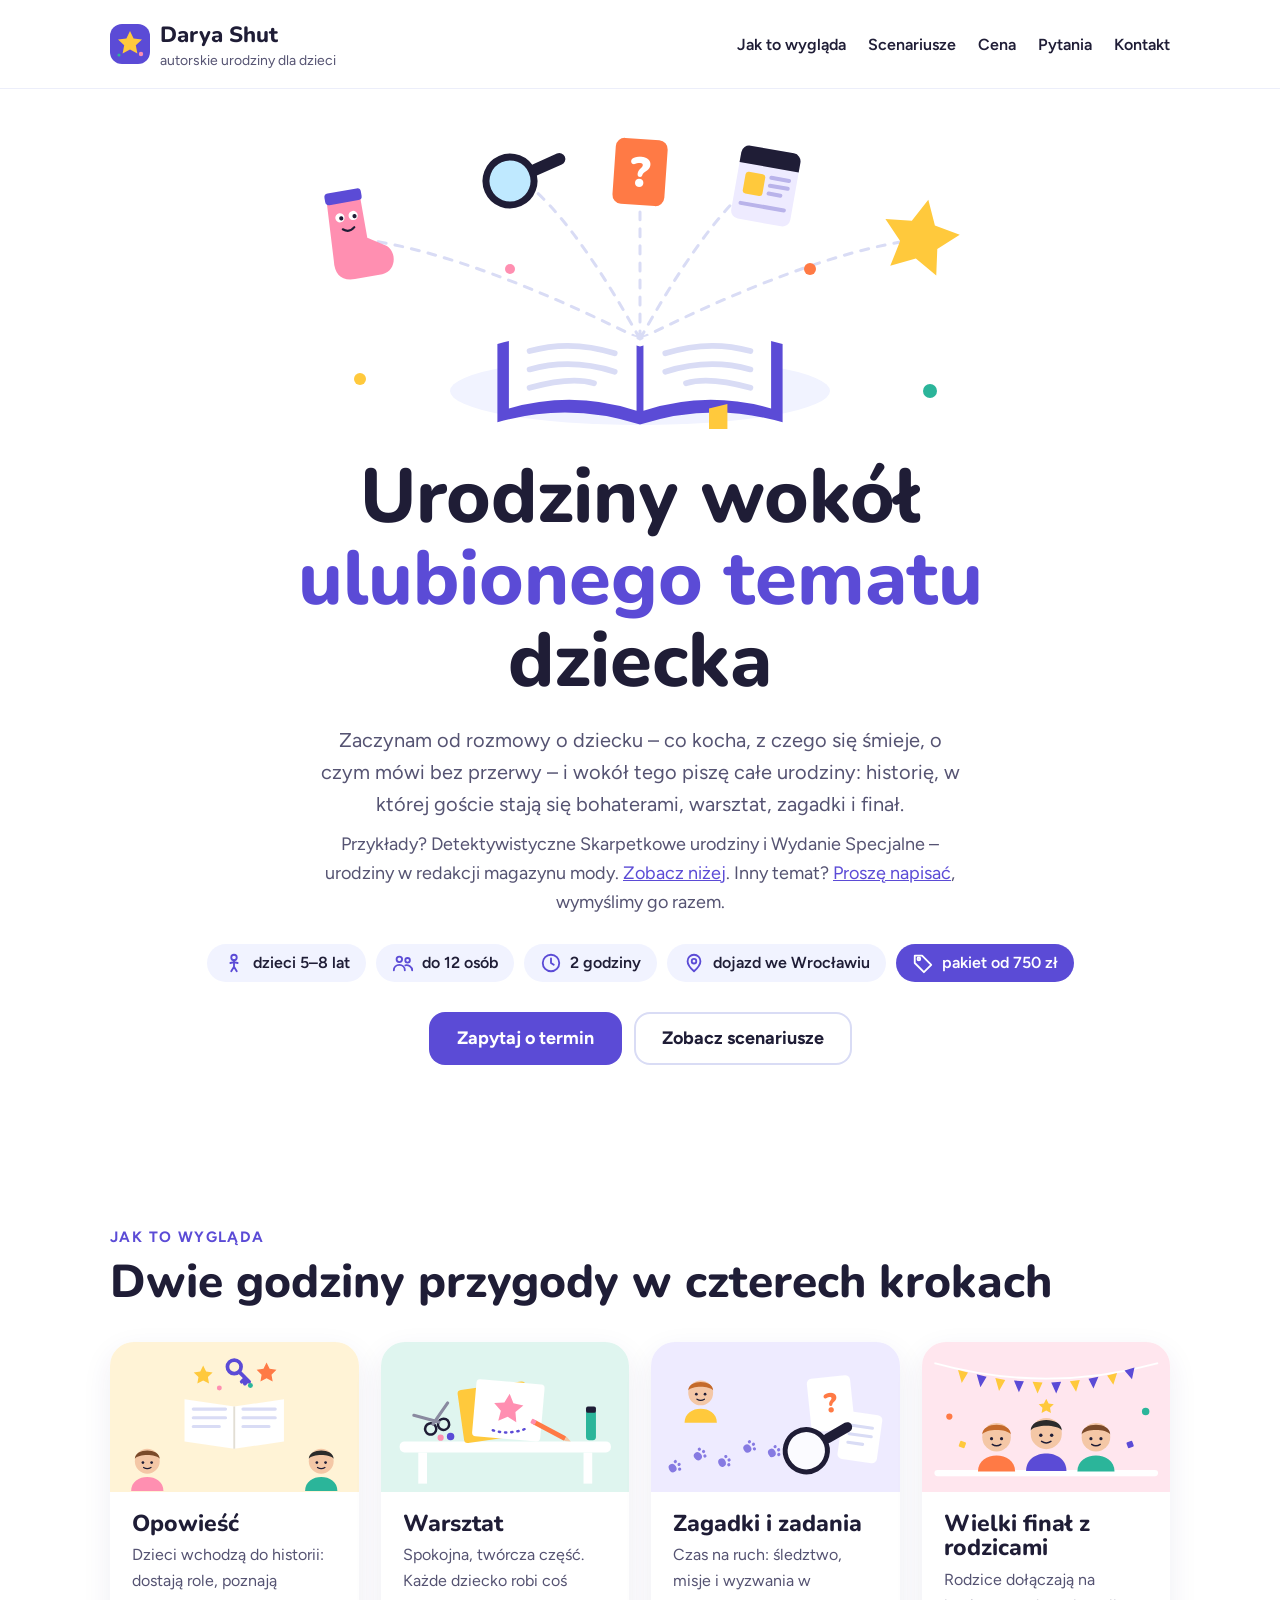
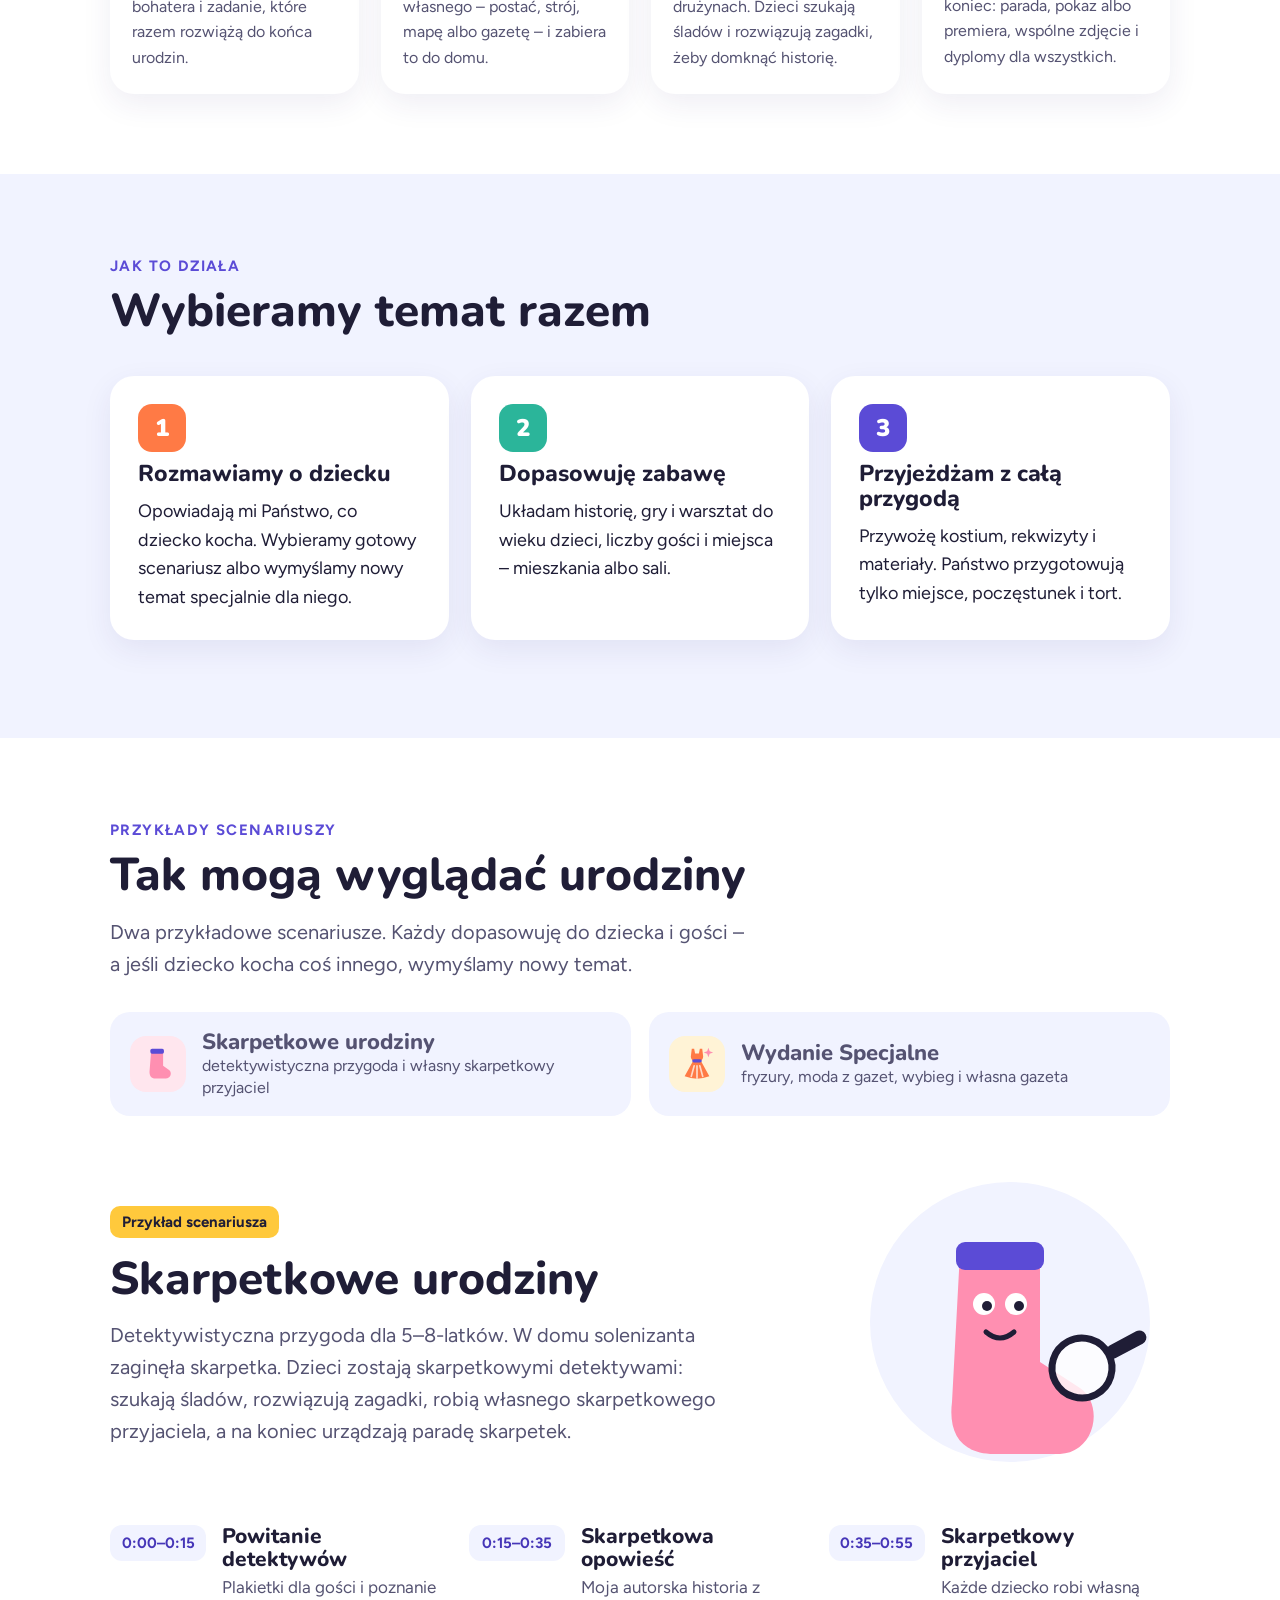
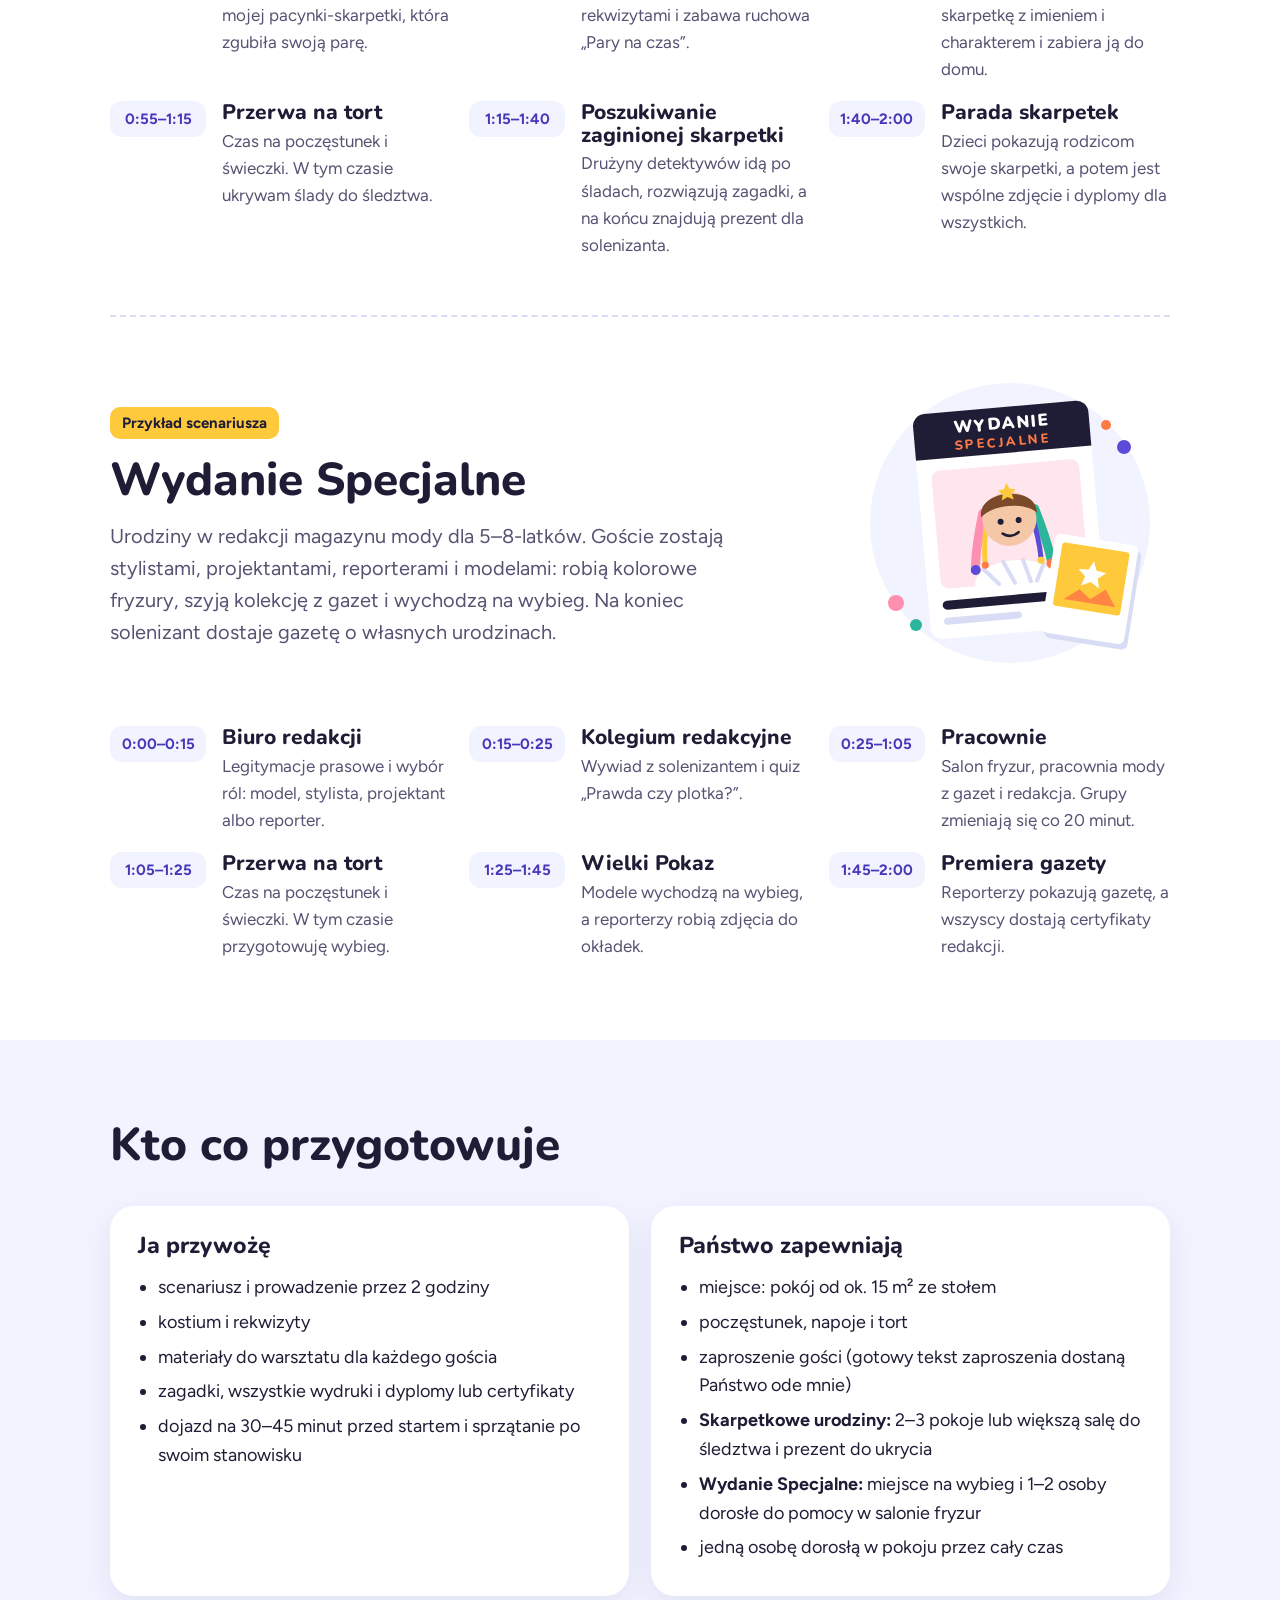
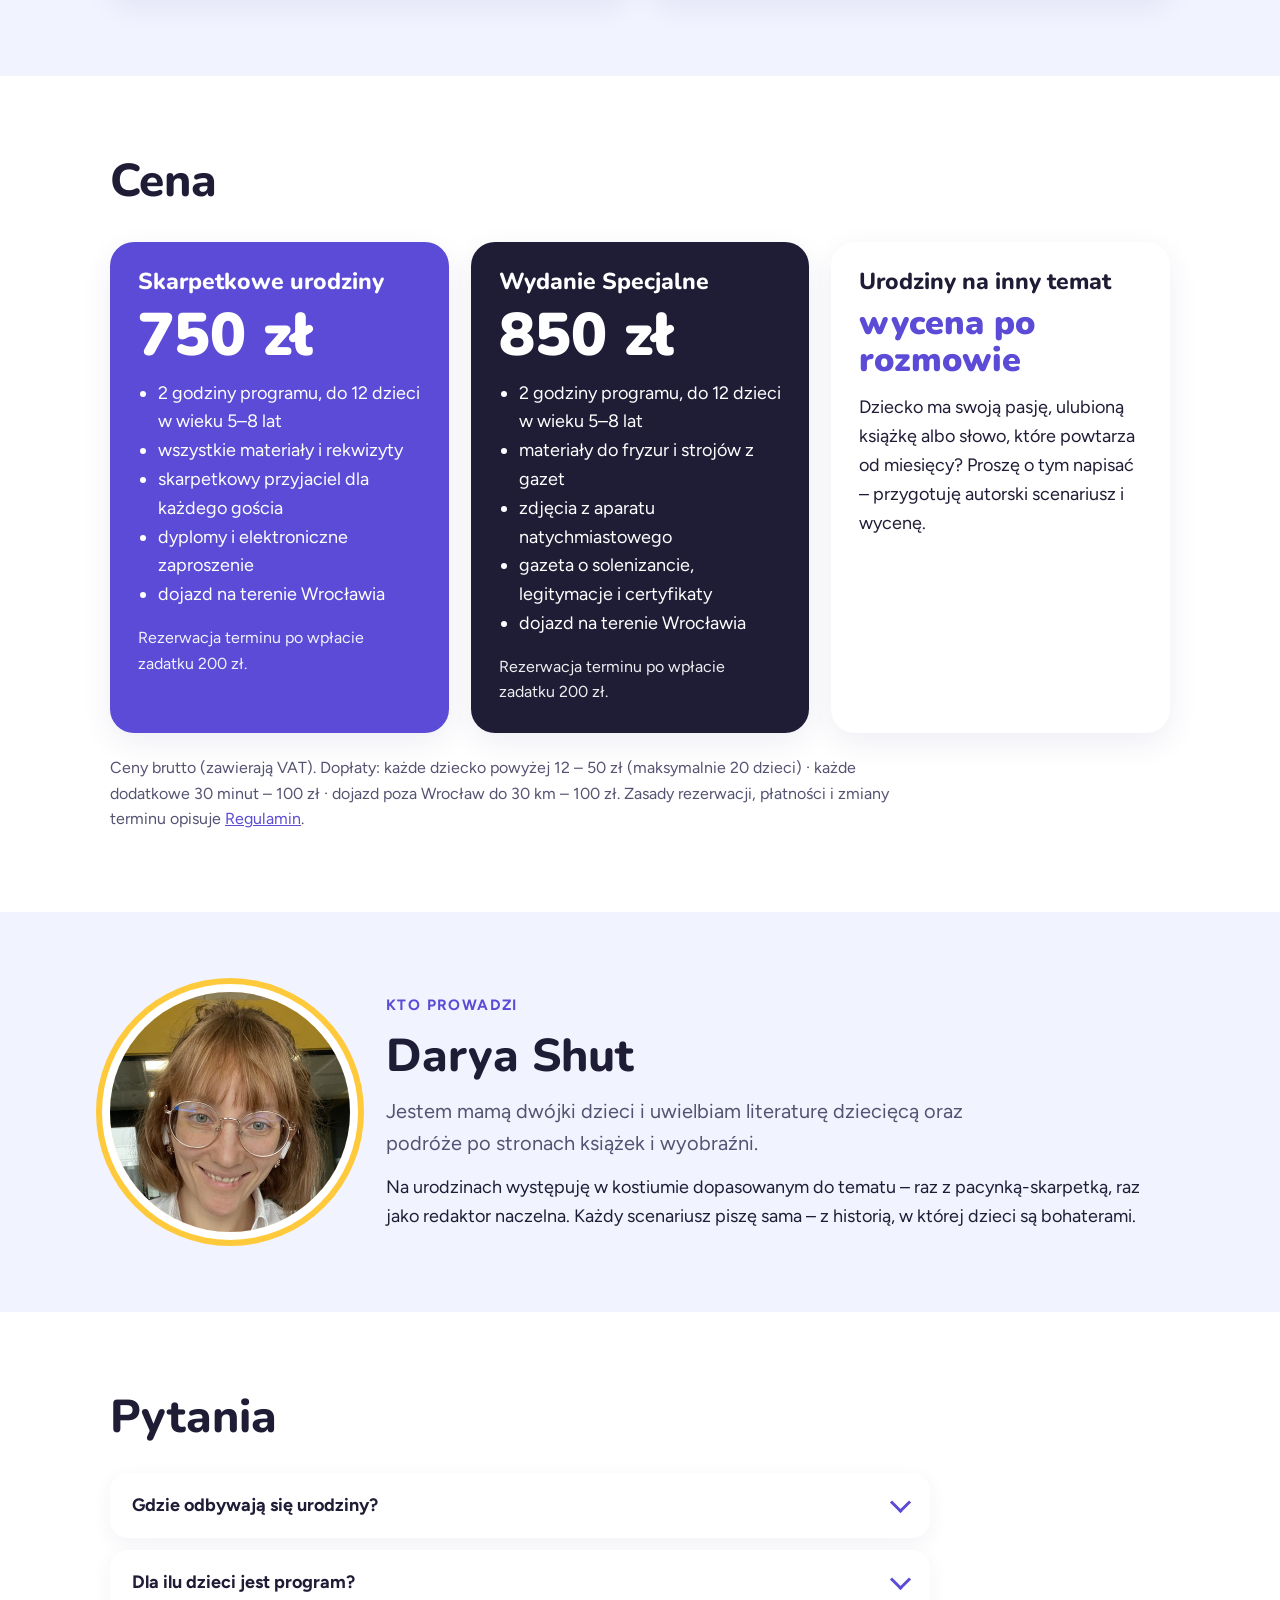
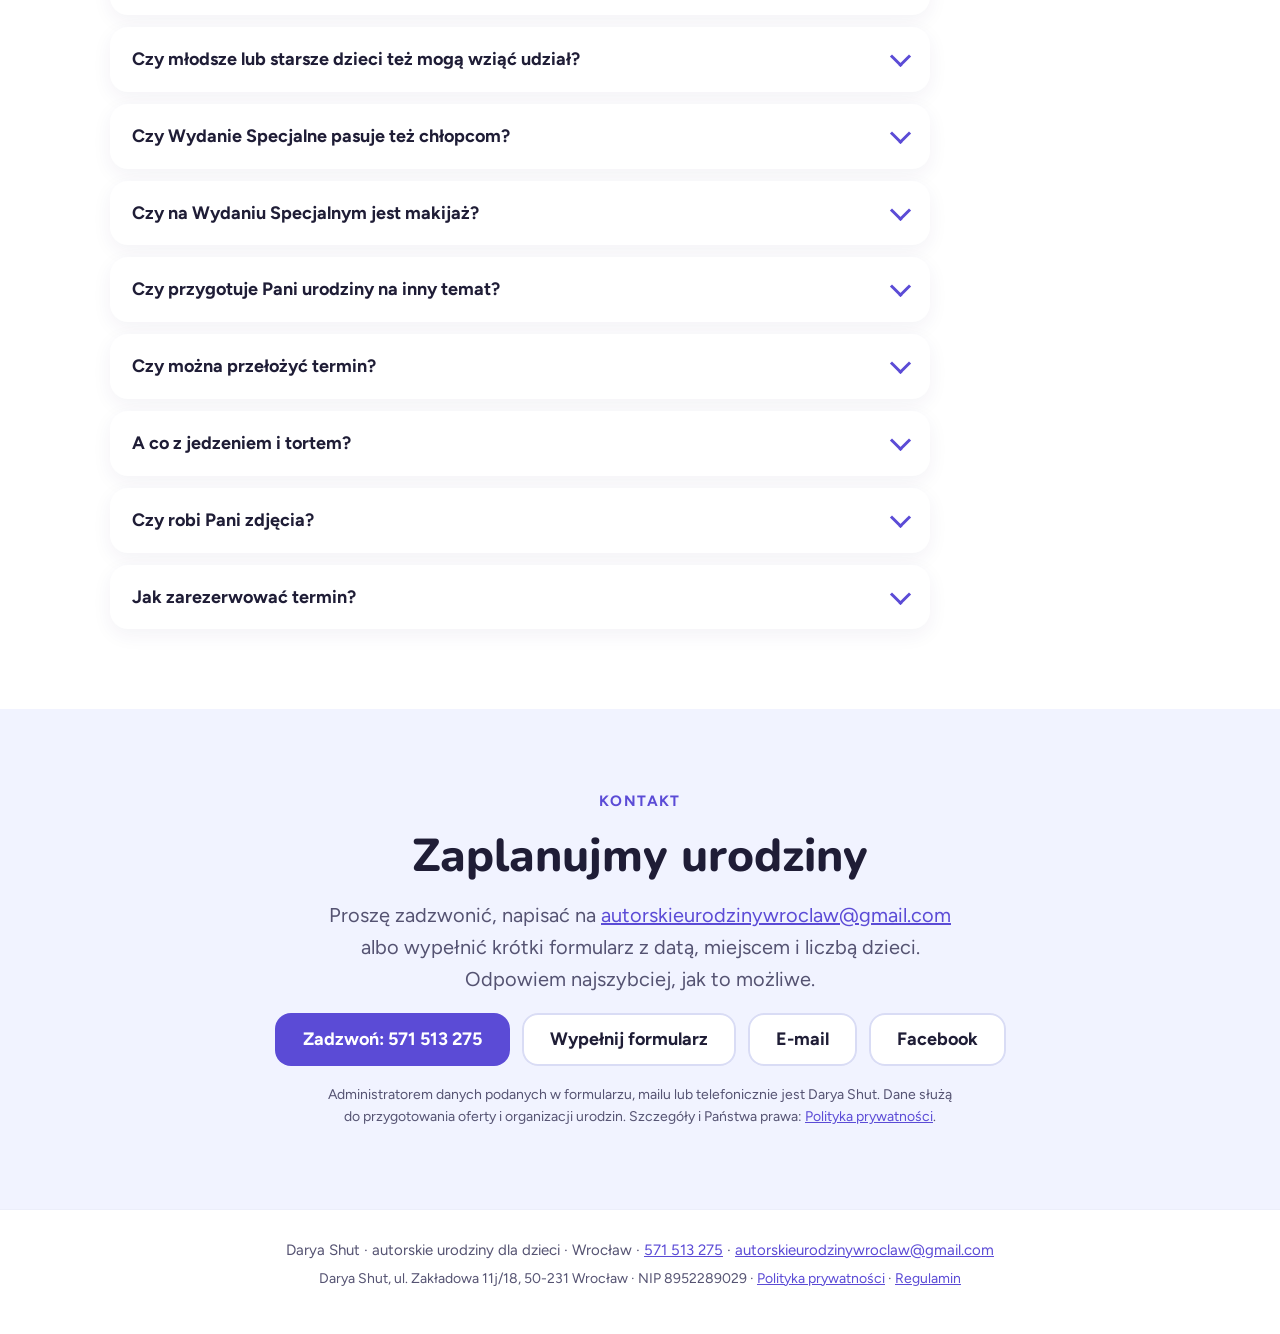
<file: index.html>
<!doctype html>
<html lang="pl">
<head>
<meta charset="utf-8">
<meta name="viewport" content="width=device-width, initial-scale=1">
<title>Autorskie urodziny dla dzieci we Wrocławiu – Darya Shut</title>
<meta name="description" content="Autorskie urodziny dla dzieci 5–8 lat wokół ulubionego tematu dziecka: własna historia, gry, warsztat i zagadki. Przykłady scenariuszy: Skarpetkowe urodziny i Wydanie Specjalne. Wrocław.">
<meta property="og:title" content="Autorskie urodziny dla dzieci – Darya Shut, Wrocław">
<meta property="og:description" content="Urodziny wokół ulubionego tematu dziecka. Przykłady scenariuszy: Skarpetkowe urodziny – detektywistyczna przygoda, i Wydanie Specjalne – urodziny w redakcji magazynu mody.">
<meta property="og:type" content="website">
<meta property="og:url" content="https://adarka-shut.github.io/autorskie-urodziny/">
<meta property="og:image" content="https://adarka-shut.github.io/autorskie-urodziny/preview.png">
<meta property="og:image:width" content="1200">
<meta property="og:image:height" content="630">
<meta property="og:image:alt" content="Otwarty prezent z tematami urodzin i napis: Urodziny wokół ulubionego tematu dziecka">
<meta name="twitter:card" content="summary_large_image">
<meta name="twitter:image" content="https://adarka-shut.github.io/autorskie-urodziny/preview.png">
<meta property="og:locale" content="pl_PL">
<link rel="icon" href="favicon.svg" type="image/svg+xml">
<link rel="preload" href="fonts/figtree-latin-400-normal.woff2" as="font" type="font/woff2" crossorigin>
<link rel="preload" href="fonts/nunito-latin-800-normal.woff2" as="font" type="font/woff2" crossorigin>
<link rel="stylesheet" href="fonts/fonts.css">
<style>
:root{
  --ink:#1F1D36; --muted:#555372; --bg:#FFFFFF; --tint:#F1F3FF;
  --violet:#5B4BD6; --violet-dark:#4636B8; --orange:#FF7A45; --mint:#2BB59A; --yellow:#FFC93C; --pink:#FF8FB1;
}
*{box-sizing:border-box}
html{scroll-behavior:smooth}
body{margin:0;background:var(--bg);color:var(--ink);font-family:'Figtree',system-ui,sans-serif;font-size:18px;line-height:1.6}
img,svg{max-width:100%;height:auto}
a{color:var(--violet)}
a:hover{color:var(--violet-dark)}
h1,h2,h3{font-family:'Nunito',system-ui,sans-serif;font-weight:800;line-height:1.08;margin:0}
h2{font-size:clamp(32px,4.6vw,46px)}
h3{font-size:23px}
p{margin:0}
.wrap{max-width:1100px;margin:0 auto;padding:0 20px}
section{padding:80px 0}
.tint{background:var(--tint)}
.kicker{font-weight:700;font-size:15px;letter-spacing:1.4px;text-transform:uppercase;color:var(--violet)}
.lead{font-size:20px;color:var(--muted);max-width:640px}
.btn{display:inline-flex;align-items:center;justify-content:center;min-height:52px;padding:12px 28px;border-radius:16px;background:var(--violet);color:#fff;font-weight:700;text-decoration:none;font-size:18px}
.btn:hover{background:var(--violet-dark);color:#fff}
.btn.soft{background:#fff;color:var(--ink);box-shadow:inset 0 0 0 2px #D9DCF5}
.btn.soft:hover{box-shadow:inset 0 0 0 2px var(--violet);color:var(--ink)}
.actions{display:flex;flex-wrap:wrap;gap:12px}
.card{background:#fff;border-radius:24px;padding:28px;box-shadow:0 10px 30px rgba(45,40,110,.08)}
:focus-visible{outline:3px solid var(--orange);outline-offset:3px}

/* header */
header.top{padding:18px 0;border-bottom:1px solid #ECEEFA}
header.top .wrap{display:flex;align-items:center;justify-content:space-between;gap:16px;flex-wrap:wrap}
.brand{display:flex;align-items:center;gap:10px;text-decoration:none;color:var(--ink)}
.brand b{font-family:'Nunito',sans-serif;font-weight:800;font-size:22px}
.brand span{font-size:14px;color:var(--muted);display:block;line-height:1.2}
nav ul{display:flex;gap:22px;list-style:none;margin:0;padding:0;flex-wrap:wrap}
nav a{color:var(--ink);text-decoration:none;font-weight:600;font-size:16px}
nav a:hover{color:var(--violet)}

/* hero */
.hero{padding:40px 0 80px;text-align:center}
.hero .art{max-width:860px;margin:0 auto 18px}
.hero h1{font-size:clamp(42px,7vw,76px);max-width:900px;margin:0 auto}
.hero h1 em{font-style:normal;color:var(--violet)}
.hero .lead{margin:22px auto 0}
.hero .actions{justify-content:center;margin-top:30px}
.facts{display:flex;flex-wrap:wrap;justify-content:center;gap:10px;list-style:none;padding:0;margin:28px 0 0}
.facts li{background:var(--tint);border-radius:999px;padding:6px 16px;font-weight:600;font-size:16px}

.facts li{display:inline-flex;align-items:center;gap:8px}
.facts li svg{color:var(--violet);flex:0 0 auto}
.facts .price-chip{background:var(--violet);color:#fff}
.facts .price-chip svg{color:#fff}
.small-lead{font-size:18px;margin-top:10px !important}
.scenes{display:grid;grid-template-columns:repeat(auto-fit,minmax(240px,1fr));gap:22px;margin-top:36px}
.scene{margin:0;background:#fff;border-radius:24px;overflow:hidden;box-shadow:0 10px 30px rgba(45,40,110,.08);display:flex;flex-direction:column}
.scene-art{aspect-ratio:5/3}
.scene-art svg{display:block;width:100%;height:100%}
.scene figcaption{padding:20px 22px 24px;display:flex;flex-direction:column;gap:6px}
.scene p{font-size:16px;color:var(--muted)}
/* scenarios */
.pick{display:grid;grid-template-columns:repeat(auto-fit,minmax(300px,1fr));gap:18px;margin-top:32px}
.pick a{display:flex;gap:16px;align-items:center;padding:18px 20px;border-radius:20px;background:var(--tint);color:var(--ink);text-decoration:none}
.pick a:hover{box-shadow:inset 0 0 0 2px var(--violet);color:var(--ink)}
.pick .ico{flex:0 0 56px;height:56px;border-radius:16px;display:flex;align-items:center;justify-content:center}
.pick b{font-family:'Nunito',sans-serif;font-weight:800;font-size:22px;display:block;line-height:1.15}
.pick span{font-size:16px;color:var(--muted);display:block;line-height:1.35}
.scenario{margin-top:56px;scroll-margin-top:20px}
.scenario + .scenario{padding-top:56px;border-top:2px dashed #D9DCF5}
.cols li b{font-weight:700}
/* how */
.how{display:grid;grid-template-columns:repeat(auto-fit,minmax(260px,1fr));gap:22px;margin-top:40px;list-style:none;padding:0}
.how li{display:flex;flex-direction:column;gap:10px}
.num{width:48px;height:48px;border-radius:14px;display:flex;align-items:center;justify-content:center;font-family:'Nunito',sans-serif;font-weight:900;font-size:24px;color:#fff}

/* scenario */
.scenario-head{display:flex;flex-wrap:wrap;gap:36px;align-items:center}
.scenario-head .txt{flex:1 1 440px;display:flex;flex-direction:column;gap:16px;min-width:0}
.scenario-head .pic{flex:0 1 320px;margin:0 auto}
.badge{align-self:flex-start;background:var(--yellow);color:var(--ink);border-radius:10px;padding:4px 12px;font-weight:700;font-size:15px}
.timeline{list-style:none;margin:44px 0 0;padding:0;display:grid;grid-template-columns:repeat(auto-fit,minmax(300px,1fr));gap:18px}
.timeline li{display:flex;gap:16px;align-items:flex-start}
.timeline .time{flex:0 0 auto;min-width:96px;background:var(--tint);border-radius:12px;padding:6px 10px;font-weight:700;font-size:15px;text-align:center;color:var(--violet-dark)}
.timeline h3{font-size:21px;margin-bottom:4px}
.timeline p{font-size:17px;color:var(--muted)}

/* who does what */
.cols{display:grid;grid-template-columns:repeat(auto-fit,minmax(300px,1fr));gap:22px;margin-top:36px}
.cols ul{margin:14px 0 0;padding-left:20px}
.cols li{margin:6px 0}

/* price */
.prices{display:grid;grid-template-columns:repeat(auto-fit,minmax(300px,1fr));gap:22px;margin-top:36px}
.price-main{background:var(--violet);color:#fff}
.price-main .amount{font-family:'Nunito',sans-serif;font-weight:900;font-size:60px;line-height:1;margin:10px 0 14px}
.price-main ul{margin:0;padding-left:20px}
.price-main .small{margin-top:16px;font-size:16px;opacity:.92}
.price-ink{background:var(--ink)}
.price-note{margin-top:22px;font-size:16px;color:var(--muted);max-width:820px}
.amount.dark{font-family:'Nunito',sans-serif;font-weight:900;font-size:34px;line-height:1.1;margin:10px 0 14px;color:var(--violet)}

/* about */
.about{display:flex;flex-wrap:wrap;gap:36px;align-items:center}
.about .pic{flex:0 1 240px;margin:0 auto}
.about .txt{flex:1 1 420px;display:flex;flex-direction:column;gap:14px;min-width:0}

/* faq */
.faq-list{margin-top:32px;display:flex;flex-direction:column;gap:12px;max-width:820px}
details{background:#fff;border-radius:18px;box-shadow:0 6px 20px rgba(45,40,110,.06)}
summary{cursor:pointer;padding:18px 22px;font-weight:700;font-size:18px;list-style:none;display:flex;justify-content:space-between;align-items:center;gap:16px;min-height:44px}
summary::-webkit-details-marker{display:none}
summary::after{content:"";flex:0 0 12px;height:12px;border-right:3px solid var(--violet);border-bottom:3px solid var(--violet);transform:rotate(45deg);margin-top:-6px}
details[open] summary::after{transform:rotate(-135deg);margin-top:6px}
details p{padding:0 22px 20px;font-size:17px;color:var(--muted)}

/* contact */
.contact{text-align:center}
.contact .wrap{display:flex;flex-direction:column;align-items:center;gap:18px}
.contact .actions{justify-content:center}
.consent{max-width:640px;font-size:14px;color:var(--muted)}
footer .legal{margin-top:6px;font-size:14px}
footer{padding:28px 0 44px;text-align:center;color:var(--muted);font-size:15px;border-top:1px solid #ECEEFA}
@media (max-width:640px){
  body{font-size:17px}
  section{padding:60px 0}
  .timeline .time{min-width:84px}
}
@media (prefers-reduced-motion:reduce){html{scroll-behavior:auto}}
</style>
</head>
<body>

<header class="top">
  <div class="wrap">
    <a class="brand" href="#">
      <svg width="40" height="40" viewBox="0 0 40 40" aria-hidden="true"><rect width="40" height="40" rx="12" fill="#5B4BD6"/><path d="M20 7 L23.6 14.6 L32 15.6 L25.8 21.3 L27.4 29.6 L20 25.5 L12.6 29.6 L14.2 21.3 L8 15.6 L16.4 14.6 Z" fill="#FFC93C"/><circle cx="31" cy="30" r="2.2" fill="#FF8FB1"/><circle cx="9" cy="31" r="1.6" fill="#2BB59A"/></svg>
      <div><b>Darya Shut</b><span>autorskie urodziny dla dzieci</span></div>
    </a>
    <nav aria-label="Menu">
      <ul>
        <li><a href="#jak">Jak to wygląda</a></li>
        <li><a href="#przyklad">Scenariusze</a></li>
        <li><a href="#cena">Cena</a></li>
        <li><a href="#pytania">Pytania</a></li>
        <li><a href="#kontakt">Kontakt</a></li>
      </ul>
    </nav>
  </div>
</header>

<main>
<section class="hero">
  <div class="wrap">
    <div class="art">
      <svg viewBox="0 0 860 300" role="img" aria-label="Otwarta książka, z której wylatują elementy autorskich urodzin: skarpetka, lupa, karta z zagadką, gazeta i gwiazda">
<path d="M430 210 C330 160 230 120 150 110 M430 210 C380 120 340 70 310 50 M430 210 C430 120 430 70 430 40 M430 210 C480 120 520 70 550 50 M430 210 C530 160 630 120 710 110" fill="none" stroke="#D9DCF5" stroke-width="3" stroke-dasharray="8 9" stroke-linecap="round"/>
<g transform="translate(132 62) rotate(-10) scale(.42)"><path d="M-40 10 H40 V120 L80 146 C104 162 96 210 60 212 H-6 C-38 212 -52 192 -48 160 Z" fill="#FF8FB1"/><rect x="-44" y="0" width="88" height="28" rx="9" fill="#5B4BD6"/><circle cx="-16" cy="62" r="11" fill="#fff"/><circle cx="16" cy="62" r="11" fill="#fff"/><circle cx="-13" cy="64" r="5" fill="#1F1D36"/><circle cx="19" cy="64" r="5" fill="#1F1D36"/><path d="M-14 90 Q0 102 14 90" fill="none" stroke="#1F1D36" stroke-width="5" stroke-linecap="round"/></g>
<g transform="translate(300 52) rotate(-24)"><circle cx="0" cy="0" r="24" fill="#BFE9FF" stroke="#1F1D36" stroke-width="7"/><rect x="22" y="-6" width="38" height="12" rx="6" fill="#1F1D36"/></g>
<g transform="translate(430 44) rotate(4)"><rect x="-26" y="-34" width="52" height="66" rx="9" fill="#FF7A45"/><text x="0" y="14" text-anchor="middle" font-family="Nunito, sans-serif" font-weight="900" font-size="42" fill="#fff">?</text></g>
<g transform="translate(556 56) rotate(10)"><rect x="-30" y="-36" width="60" height="74" rx="8" fill="#EEEBFF"/><path d="M-30 -28 A8 8 0 0 1 -22 -36 H22 A8 8 0 0 1 30 -28 V-18 H-30 Z" fill="#1F1D36"/><rect x="-22" y="-10" width="20" height="22" rx="3" fill="#FFC93C"/><path d="M4 -8 H22 M4 0 H22 M4 8 H16 M-22 22 H22" stroke="#B9B3EA" stroke-width="4" stroke-linecap="round"/></g>
<g transform="translate(710 110) rotate(12)"><path d="M0 -40 L11.8 -16.2 L38 -12.4 L19 6.2 L23.5 32.4 L0 20 L-23.5 32.4 L-19 6.2 L-38 -12.4 L-11.8 -16.2 Z" fill="#FFC93C"/></g>
<ellipse cx="430" cy="262" rx="190" ry="34" fill="#F1F3FF"/><g transform="translate(430 222) scale(1.15)"><path d="M-124 -6 Q-62 -24 0 -4 Q62 -24 124 -6 V62 Q62 44 0 64 Q-62 44 -124 62 Z" fill="#5B4BD6"/><path d="M-114 -16 Q-58 -32 -3 -12 V52 Q-58 34 -114 50 Z" fill="#fff"/><path d="M114 -16 Q58 -32 3 -12 V52 Q58 34 114 50 Z" fill="#fff"/><path d="M-96 0 Q-60 -10 -22 2 M-96 16 Q-60 6 -22 18 M-96 32 Q-60 22 -40 28 M22 2 Q60 -10 96 0 M22 18 Q60 6 96 16 M40 28 Q60 22 96 32" fill="none" stroke="#D9DCF5" stroke-width="5" stroke-linecap="round"/><path d="M60 50 V76 L68 70 L76 76 V46" fill="#FFC93C"/></g>
<circle cx="150" cy="250" r="6" fill="#FFC93C"/><circle cx="720" cy="262" r="7" fill="#2BB59A"/><circle cx="300" cy="140" r="5" fill="#FF8FB1"/><circle cx="600" cy="140" r="6" fill="#FF7A45"/></svg>
    </div>
    <h1>Urodziny wokół <em>ulubionego tematu</em> dziecka</h1>
    <p class="lead">Zaczynam od rozmowy o dziecku – co kocha, z czego się śmieje, o czym mówi bez przerwy – i wokół tego piszę całe urodziny: historię, w której goście stają się bohaterami, warsztat, zagadki i finał.</p>
    <p class="lead small-lead">Przykłady? Detektywistyczne Skarpetkowe urodziny i Wydanie Specjalne – urodziny w redakcji magazynu mody. <a href="#przyklad">Zobacz niżej</a>. Inny temat? <a href="#kontakt">Proszę napisać</a>, wymyślimy go razem.</p>
    <ul class="facts" aria-label="W skrócie">
      <li><svg width="22" height="22" viewBox="0 0 24 24" fill="none" stroke="currentColor" stroke-width="2" stroke-linecap="round" stroke-linejoin="round" aria-hidden="true"><circle cx="12" cy="6" r="3"/><path d="M12 9v7M8 12l4-1 4 1M9 21l3-5 3 5"/></svg>dzieci 5–8 lat</li><li><svg width="22" height="22" viewBox="0 0 24 24" fill="none" stroke="currentColor" stroke-width="2" stroke-linecap="round" stroke-linejoin="round" aria-hidden="true"><circle cx="8" cy="8" r="3"/><circle cx="17" cy="9" r="2.5"/><path d="M2 20c0-3.5 2.7-6 6-6s6 2.5 6 6M14.5 14.5c3.5-.6 7.5 1.4 7.5 5.5"/></svg>do 12 osób</li><li><svg width="22" height="22" viewBox="0 0 24 24" fill="none" stroke="currentColor" stroke-width="2" stroke-linecap="round" stroke-linejoin="round" aria-hidden="true"><circle cx="12" cy="12" r="9"/><path d="M12 7v5l3 2"/></svg>2 godziny</li><li><svg width="22" height="22" viewBox="0 0 24 24" fill="none" stroke="currentColor" stroke-width="2" stroke-linecap="round" stroke-linejoin="round" aria-hidden="true"><path d="M12 21s-7-6.2-7-11a7 7 0 0 1 14 0c0 4.8-7 11-7 11z"/><circle cx="12" cy="10" r="2.5"/></svg>dojazd we Wrocławiu</li><li class="price-chip"><svg width="22" height="22" viewBox="0 0 24 24" fill="none" stroke="currentColor" stroke-width="2" stroke-linecap="round" stroke-linejoin="round" aria-hidden="true"><path d="M3 12V4h8l10 10-8 8L3 12z"/><circle cx="7.5" cy="7.5" r="1.5"/></svg>pakiet od 750 zł</li>
    </ul>
    <div class="actions">
      <a class="btn" href="#kontakt">Zapytaj o termin</a>
      <a class="btn soft" href="#przyklad">Zobacz scenariusze</a>
    </div>
  </div>
</section>

<section id="jak">
  <div class="wrap">
    <p class="kicker">Jak to wygląda</p>
    <h2 style="margin-top:8px">Dwie godziny przygody w czterech krokach</h2>
    <div class="scenes">
      <figure class="scene"><div class="scene-art" style="background:#FFF3D6"><svg viewBox="0 0 400 240" aria-hidden="true"><path d="M120 160 L200 172 L280 160 L280 92 L200 104 L120 92 Z" fill="#fff"/><path d="M200 104 V172" stroke="#E2DED4" stroke-width="3"/><path d="M134 108 H186 M134 122 H186 M134 136 H176 M214 108 H266 M214 122 H266 M214 136 H256" stroke="#D9DCF5" stroke-width="5" stroke-linecap="round"/>
<g transform="translate(150 54) scale(.4)"><path d="M0 -40 L11.8 -16.2 L38 -12.4 L19 6.2 L23.5 32.4 L0 20 L-23.5 32.4 L-19 6.2 L-38 -12.4 L-11.8 -16.2 Z" fill="#FFC93C"/></g><g transform="translate(200 40)"><circle cx="0" cy="0" r="11" fill="none" stroke="#5B4BD6" stroke-width="6"/><path d="M8 8 L24 24 M18 18 L12 24 M22 22 L17 27" stroke="#5B4BD6" stroke-width="6" stroke-linecap="round"/></g><g transform="translate(252 50) scale(.42)"><path d="M0 -40 L11.8 -16.2 L38 -12.4 L19 6.2 L23.5 32.4 L0 20 L-23.5 32.4 L-19 6.2 L-38 -12.4 L-11.8 -16.2 Z" fill="#FF7A45"/></g><circle cx="176" cy="74" r="4" fill="#FF8FB1"/><circle cx="226" cy="70" r="4" fill="#2BB59A"/>
<g transform="translate(60 170)"><path d="M-26 70 C-26 40 26 40 26 70 Z" fill="#FF8FB1"/><circle cx="0" cy="22" r="20" fill="#F4C7A6"/><path d="M-20 18 C-20 0 20 0 20 18 C14 10 -14 10 -20 18 Z" fill="#7A4A2A"/><circle cx="-7" cy="24" r="2.2" fill="#1F1D36"/><circle cx="7" cy="24" r="2.2" fill="#1F1D36"/><path d="M-6 32 Q0 36 6 32" fill="none" stroke="#1F1D36" stroke-width="2" stroke-linecap="round"/></g><g transform="translate(340 170)"><path d="M-26 70 C-26 40 26 40 26 70 Z" fill="#2BB59A"/><circle cx="0" cy="22" r="20" fill="#F4C7A6"/><path d="M-20 18 C-20 0 20 0 20 18 C14 10 -14 10 -20 18 Z" fill="#2B2B2B"/><circle cx="-7" cy="24" r="2.2" fill="#1F1D36"/><circle cx="7" cy="24" r="2.2" fill="#1F1D36"/><path d="M-6 32 Q0 36 6 32" fill="none" stroke="#1F1D36" stroke-width="2" stroke-linecap="round"/></g></svg></div><figcaption><h3>Opowieść</h3><p>Dzieci wchodzą do historii: dostają role, poznają bohatera i zadanie, które razem rozwiążą do końca urodzin.</p></figcaption></figure>
      <figure class="scene"><div class="scene-art" style="background:#DFF5EF"><svg viewBox="0 0 400 240" aria-hidden="true"><rect x="30" y="160" width="340" height="18" rx="8" fill="#fff"/><rect x="60" y="178" width="14" height="50" fill="#fff"/><rect x="326" y="178" width="14" height="50" fill="#fff"/>
<rect x="128" y="70" width="110" height="86" rx="6" fill="#FFC93C" transform="rotate(-8 183 113)"/><rect x="150" y="64" width="110" height="92" rx="6" fill="#fff" transform="rotate(5 205 110)"/>
<g transform="translate(205 108) rotate(5) scale(.62)"><path d="M0 -40 L11.8 -16.2 L38 -12.4 L19 6.2 L23.5 32.4 L0 20 L-23.5 32.4 L-19 6.2 L-38 -12.4 L-11.8 -16.2 Z" fill="#FF8FB1"/></g><path d="M180 142 Q205 150 232 140" fill="none" stroke="#5B4BD6" stroke-width="4" stroke-linecap="round" stroke-dasharray="2 8"/>
<g transform="translate(286 150) rotate(-62)"><rect x="-4" y="-46" width="8" height="58" rx="2" fill="#FF7A45"/><path d="M-4 12 L0 22 L4 12 Z" fill="#F4C7A6"/><rect x="-4" y="-50" width="8" height="8" rx="2" fill="#FF8FB1"/></g>
<g transform="translate(80 140) rotate(-20)"><circle cx="0" cy="0" r="9" fill="none" stroke="#1F1D36" stroke-width="4"/><circle cx="22" cy="0" r="9" fill="none" stroke="#1F1D36" stroke-width="4"/><path d="M6 -6 L40 -30 M16 -6 L-18 -30" stroke="#8A8AA0" stroke-width="5" stroke-linecap="round"/></g>
<circle cx="112" cy="152" r="6" fill="#5B4BD6"/><circle cx="96" cy="154" r="5" fill="#FF8FB1"/>
<rect x="330" y="110" width="16" height="48" rx="5" fill="#2BB59A"/><rect x="330" y="104" width="16" height="10" rx="3" fill="#1F1D36"/></svg></div><figcaption><h3>Warsztat</h3><p>Spokojna, twórcza część. Każde dziecko robi coś własnego – postać, strój, mapę albo gazetę – i zabiera to do domu.</p></figcaption></figure>
      <figure class="scene"><div class="scene-art" style="background:#EEEBFF"><svg viewBox="0 0 400 240" aria-hidden="true"><g transform="translate(40 200) rotate(60)"><ellipse cx="0" cy="6" rx="7" ry="6" fill="#5B4BD6" opacity=".7"/><circle cx="-7" cy="-3" r="2.6" fill="#5B4BD6" opacity=".7"/><circle cx="0" cy="-6" r="2.6" fill="#5B4BD6" opacity=".7"/><circle cx="7" cy="-3" r="2.6" fill="#5B4BD6" opacity=".7"/></g><g transform="translate(80 180) rotate(50)"><ellipse cx="0" cy="6" rx="7" ry="6" fill="#5B4BD6" opacity=".7"/><circle cx="-7" cy="-3" r="2.6" fill="#5B4BD6" opacity=".7"/><circle cx="0" cy="-6" r="2.6" fill="#5B4BD6" opacity=".7"/><circle cx="7" cy="-3" r="2.6" fill="#5B4BD6" opacity=".7"/></g><g transform="translate(120 192) rotate(70)"><ellipse cx="0" cy="6" rx="7" ry="6" fill="#5B4BD6" opacity=".7"/><circle cx="-7" cy="-3" r="2.6" fill="#5B4BD6" opacity=".7"/><circle cx="0" cy="-6" r="2.6" fill="#5B4BD6" opacity=".7"/><circle cx="7" cy="-3" r="2.6" fill="#5B4BD6" opacity=".7"/></g><g transform="translate(160 168) rotate(55)"><ellipse cx="0" cy="6" rx="7" ry="6" fill="#5B4BD6" opacity=".7"/><circle cx="-7" cy="-3" r="2.6" fill="#5B4BD6" opacity=".7"/><circle cx="0" cy="-6" r="2.6" fill="#5B4BD6" opacity=".7"/><circle cx="7" cy="-3" r="2.6" fill="#5B4BD6" opacity=".7"/></g><g transform="translate(200 176) rotate(65)"><ellipse cx="0" cy="6" rx="7" ry="6" fill="#5B4BD6" opacity=".7"/><circle cx="-7" cy="-3" r="2.6" fill="#5B4BD6" opacity=".7"/><circle cx="0" cy="-6" r="2.6" fill="#5B4BD6" opacity=".7"/><circle cx="7" cy="-3" r="2.6" fill="#5B4BD6" opacity=".7"/></g>
<g transform="translate(250 60) rotate(-6)"><rect x="0" y="0" width="70" height="86" rx="8" fill="#fff"/><text x="35" y="58" text-anchor="middle" font-family="Nunito, sans-serif" font-weight="900" font-size="44" fill="#FF7A45">?</text></g>
<g transform="translate(310 110) rotate(8)"><rect x="0" y="0" width="64" height="78" rx="8" fill="#fff"/><path d="M14 22 H50 M14 36 H50 M14 50 H38" stroke="#D9DCF5" stroke-width="5" stroke-linecap="round"/></g>
<g transform="translate(250 175) rotate(-30)"><circle cx="0" cy="0" r="34" fill="#ffffffcc" stroke="#1F1D36" stroke-width="8"/><rect x="32" y="-8" width="52" height="16" rx="8" fill="#1F1D36"/></g>
<g transform="translate(80 60)"><path d="M-26 70 C-26 40 26 40 26 70 Z" fill="#FFC93C"/><circle cx="0" cy="22" r="20" fill="#F4C7A6"/><path d="M-20 18 C-20 0 20 0 20 18 C14 10 -14 10 -20 18 Z" fill="#C46A2B"/><circle cx="-7" cy="24" r="2.2" fill="#1F1D36"/><circle cx="7" cy="24" r="2.2" fill="#1F1D36"/><path d="M-6 32 Q0 36 6 32" fill="none" stroke="#1F1D36" stroke-width="2" stroke-linecap="round"/></g></svg></div><figcaption><h3>Zagadki i zadania</h3><p>Czas na ruch: śledztwo, misje i wyzwania w drużynach. Dzieci szukają śladów i rozwiązują zagadki, żeby domknąć historię.</p></figcaption></figure>
      <figure class="scene"><div class="scene-art" style="background:#FFE6EE"><svg viewBox="0 0 400 240" aria-hidden="true"><path d="M20 34 Q200 84 380 34" fill="none" stroke="#fff" stroke-width="3"/><path d="M58 45 L74 49 L64 66 Z M118 58 L134 61 L124 79 Z M178 64 L194 65 L186 83 Z M238 63 L254 61 L248 80 Z M298 54 L314 50 L308 69 Z" fill="#FFC93C"/><path d="M88 52 L104 56 L94 73 Z M148 62 L164 63 L156 81 Z M208 65 L224 64 L216 83 Z M268 59 L284 56 L276 75 Z M326 46 L342 41 L338 60 Z" fill="#5B4BD6"/>
<rect x="20" y="206" width="360" height="10" rx="5" fill="#fff"/>
<g transform="translate(120 128) scale(1.15)"><path d="M-26 70 C-26 40 26 40 26 70 Z" fill="#FF7A45"/><circle cx="0" cy="22" r="20" fill="#F4C7A6"/><path d="M-20 18 C-20 0 20 0 20 18 C14 10 -14 10 -20 18 Z" fill="#C46A2B"/><circle cx="-7" cy="24" r="2.2" fill="#1F1D36"/><circle cx="7" cy="24" r="2.2" fill="#1F1D36"/><path d="M-6 32 Q0 36 6 32" fill="none" stroke="#1F1D36" stroke-width="2" stroke-linecap="round"/></g><g transform="translate(200 120) scale(1.25)"><path d="M-26 70 C-26 40 26 40 26 70 Z" fill="#5B4BD6"/><circle cx="0" cy="22" r="20" fill="#F4C7A6"/><path d="M-20 18 C-20 0 20 0 20 18 C14 10 -14 10 -20 18 Z" fill="#2B2B2B"/><circle cx="-7" cy="24" r="2.2" fill="#1F1D36"/><circle cx="7" cy="24" r="2.2" fill="#1F1D36"/><path d="M-6 32 Q0 36 6 32" fill="none" stroke="#1F1D36" stroke-width="2" stroke-linecap="round"/></g><g transform="translate(280 128) scale(1.15)"><path d="M-26 70 C-26 40 26 40 26 70 Z" fill="#2BB59A"/><circle cx="0" cy="22" r="20" fill="#F4C7A6"/><path d="M-20 18 C-20 0 20 0 20 18 C14 10 -14 10 -20 18 Z" fill="#7A4A2A"/><circle cx="-7" cy="24" r="2.2" fill="#1F1D36"/><circle cx="7" cy="24" r="2.2" fill="#1F1D36"/><path d="M-6 32 Q0 36 6 32" fill="none" stroke="#1F1D36" stroke-width="2" stroke-linecap="round"/></g>
<g transform="translate(200 104) scale(.32)"><path d="M0 -40 L11.8 -16.2 L38 -12.4 L19 6.2 L23.5 32.4 L0 20 L-23.5 32.4 L-19 6.2 L-38 -12.4 L-11.8 -16.2 Z" fill="#FFC93C"/></g>
<circle cx="44" cy="120" r="5" fill="#FF7A45"/><circle cx="360" cy="112" r="6" fill="#2BB59A"/><rect x="60" y="160" width="10" height="10" rx="2" fill="#FFC93C" transform="rotate(20 65 165)"/><rect x="330" y="160" width="10" height="10" rx="2" fill="#5B4BD6" transform="rotate(-20 335 165)"/></svg></div><figcaption><h3>Wielki finał z rodzicami</h3><p>Rodzice dołączają na koniec: parada, pokaz albo premiera, wspólne zdjęcie i dyplomy dla wszystkich.</p></figcaption></figure>
    </div>
  </div>
</section>

<section class="tint">
  <div class="wrap">
    <p class="kicker">Jak to działa</p>
    <h2 style="margin-top:8px">Wybieramy temat razem</h2>
    <ol class="how">
      <li class="card"><div class="num" style="background:var(--orange)">1</div><h3>Rozmawiamy o dziecku</h3><p>Opowiadają mi Państwo, co dziecko kocha. Wybieramy gotowy scenariusz albo wymyślamy nowy temat specjalnie dla niego.</p></li>
      <li class="card"><div class="num" style="background:var(--mint)">2</div><h3>Dopasowuję zabawę</h3><p>Układam historię, gry i warsztat do wieku dzieci, liczby gości i miejsca – mieszkania albo sali.</p></li>
      <li class="card"><div class="num" style="background:var(--violet)">3</div><h3>Przyjeżdżam z całą przygodą</h3><p>Przywożę kostium, rekwizyty i materiały. Państwo przygotowują tylko miejsce, poczęstunek i tort.</p></li>
    </ol>
  </div>
</section>

<section id="przyklad">
  <div class="wrap">
    <p class="kicker">Przykłady scenariuszy</p>
    <h2 style="margin-top:8px">Tak mogą wyglądać urodziny</h2>
    <p class="lead" style="margin-top:16px">Dwa przykładowe scenariusze. Każdy dopasowuję do dziecka i gości – a jeśli dziecko kocha coś innego, wymyślamy nowy temat.</p>
    <div class="pick">
      <a href="#skarpetki"><span class="ico" style="background:#FFE6EE"><svg width="34" height="34" viewBox="0 0 40 40" aria-hidden="true"><path d="M12 4 H26 V22 L33 27 C37 30 35 37 29 37 H17 C12 37 10 34 10 29 Z" fill="#FF8FB1"/><rect x="11" y="2" width="16" height="6" rx="2" fill="#5B4BD6"/></svg></span><span><b>Skarpetkowe urodziny</b><span>detektywistyczna przygoda i własny skarpetkowy przyjaciel</span></span></a>
      <a href="#wydanie"><span class="ico" style="background:#FFF3D6"><svg width="38" height="38" viewBox="0 0 40 40" aria-hidden="true"><path d="M14.5 4 H17 L18 9 H22 L23 4 H25.5 L26.5 12 C26.5 14 25.5 15.5 24 16.5 L33 33 Q20 38 7 33 L16 16.5 C14.5 15.5 13.5 14 13.5 12 Z" fill="#FF7A45"/><rect x="15" y="15" width="10" height="3.4" rx="1.7" fill="#5B4BD6"/><path d="M17 22 L14 33 M23 22 L26 33 M20 22 V35" stroke="#FFD9C7" stroke-width="1.8" stroke-linecap="round"/><path d="M32 3 L33.3 6.7 L37 8 L33.3 9.3 L32 13 L30.7 9.3 L27 8 L30.7 6.7 Z" fill="#FF8FB1"/></svg></span><span><b>Wydanie Specjalne</b><span>fryzury, moda z gazet, wybieg i własna gazeta</span></span></a>
    </div>

    <div class="scenario" id="skarpetki">
    <div class="scenario-head">
      <div class="txt">
        <span class="badge">Przykład scenariusza</span>
        <h2>Skarpetkowe urodziny</h2>
        <p class="lead">Detektywistyczna przygoda dla 5–8-latków. W domu solenizanta zaginęła skarpetka. Dzieci zostają skarpetkowymi detektywami: szukają śladów, rozwiązują zagadki, robią własnego skarpetkowego przyjaciela, a na koniec urządzają paradę skarpetek.</p>
      </div>
      <div class="pic">
        <svg viewBox="0 0 320 300" role="img" aria-label="Skarpetkowa pacynka z lupą">
          <circle cx="160" cy="150" r="140" fill="#F1F3FF"/>
          <g transform="translate(150 70)"><path d="M-40 10 H40 V120 L80 146 C104 162 96 210 60 212 H-6 C-38 212 -52 192 -48 160 Z" fill="#FF8FB1"/><rect x="-44" y="0" width="88" height="28" rx="9" fill="#5B4BD6"/><circle cx="-16" cy="62" r="11" fill="#fff"/><circle cx="16" cy="62" r="11" fill="#fff"/><circle cx="-13" cy="64" r="5" fill="#1F1D36"/><circle cx="19" cy="64" r="5" fill="#1F1D36"/><path d="M-14 90 Q0 102 14 90" fill="none" stroke="#1F1D36" stroke-width="5" stroke-linecap="round"/></g>
          <g transform="translate(232 196) rotate(-28)"><circle cx="0" cy="0" r="30" fill="#ffffffcc" stroke="#1F1D36" stroke-width="7"/><rect x="28" y="-7" width="44" height="14" rx="7" fill="#1F1D36"/></g>
        </svg>
      </div>
    </div>
    <ol class="timeline">
      <li><span class="time">0:00–0:15</span><div><h3>Powitanie detektywów</h3><p>Plakietki dla gości i poznanie mojej pacynki-skarpetki, która zgubiła swoją parę.</p></div></li>
      <li><span class="time">0:15–0:35</span><div><h3>Skarpetkowa opowieść</h3><p>Moja autorska historia z rekwizytami i zabawa ruchowa „Pary na czas”.</p></div></li>
      <li><span class="time">0:35–0:55</span><div><h3>Skarpetkowy przyjaciel</h3><p>Każde dziecko robi własną skarpetkę z imieniem i charakterem i zabiera ją do domu.</p></div></li>
      <li><span class="time">0:55–1:15</span><div><h3>Przerwa na tort</h3><p>Czas na poczęstunek i świeczki. W tym czasie ukrywam ślady do śledztwa.</p></div></li>
      <li><span class="time">1:15–1:40</span><div><h3>Poszukiwanie zaginionej skarpetki</h3><p>Drużyny detektywów idą po śladach, rozwiązują zagadki, a na końcu znajdują prezent dla solenizanta.</p></div></li>
      <li><span class="time">1:40–2:00</span><div><h3>Parada skarpetek</h3><p>Dzieci pokazują rodzicom swoje skarpetki, a potem jest wspólne zdjęcie i dyplomy dla wszystkich.</p></div></li>
    </ol>
    </div>

    <div class="scenario" id="wydanie">
    <div class="scenario-head">
      <div class="txt">
        <span class="badge">Przykład scenariusza</span>
        <h2>Wydanie Specjalne</h2>
        <p class="lead">Urodziny w redakcji magazynu mody dla 5–8-latków. Goście zostają stylistami, projektantami, reporterami i modelami: robią kolorowe fryzury, szyją kolekcję z gazet i wychodzą na wybieg. Na koniec solenizant dostaje gazetę o własnych urodzinach.</p>
      </div>
      <div class="pic">
        <svg viewBox="0 0 320 300" role="img" aria-label="Okładka magazynu ze zdjęciem dziecka z kolorowymi warkoczykami i zdjęcie z aparatu natychmiastowego">
          <circle cx="160" cy="150" r="140" fill="#F1F3FF"/>
          <g transform="translate(62 42) rotate(-5)">
            <rect x="0" y="0" width="176" height="226" rx="12" fill="#fff"/>
            <path d="M0 12 A12 12 0 0 1 12 0 H164 A12 12 0 0 1 176 12 V46 H0 Z" fill="#1F1D36"/>
            <text x="88" y="22" text-anchor="middle" font-family="Nunito, sans-serif" font-weight="900" font-size="17" letter-spacing="1.5" fill="#fff">WYDANIE</text>
            <text x="88" y="39" text-anchor="middle" font-family="Nunito, sans-serif" font-weight="800" font-size="13" letter-spacing="2.5" fill="#FF7A45">SPECJALNE</text>
            <rect x="14" y="58" width="148" height="118" rx="8" fill="#FFE6EE"/>
            <path d="M48 176 C48 146 128 146 128 176 Z" fill="#fff"/>
            <path d="M58 160 L72 176 M78 154 L88 176 M98 154 L104 176 M118 160 L110 176" stroke="#D9DCF5" stroke-width="4" stroke-linecap="round"/>
            <path d="M62 104 C56 124 52 140 50 156" fill="none" stroke="#FF8FB1" stroke-width="9" stroke-linecap="round"/>
            <path d="M66 108 C62 126 60 140 60 152" fill="none" stroke="#FFC93C" stroke-width="5" stroke-linecap="round"/>
            <path d="M114 104 C120 124 124 140 126 156" fill="none" stroke="#2BB59A" stroke-width="9" stroke-linecap="round"/>
            <path d="M110 108 C114 126 116 140 116 152" fill="none" stroke="#5B4BD6" stroke-width="5" stroke-linecap="round"/>
            <circle cx="50" cy="160" r="5" fill="#5B4BD6"/><circle cx="126" cy="160" r="5" fill="#FF7A45"/><circle cx="60" cy="156" r="3.5" fill="#FF7A45"/><circle cx="116" cy="156" r="3.5" fill="#FFC93C"/>
            <circle cx="88" cy="112" r="27" fill="#F4C7A6"/>
            <path d="M60 108 C58 80 118 80 116 108 C104 96 72 96 60 108 Z" fill="#7A4A2A"/>
            <circle cx="79" cy="114" r="3" fill="#1F1D36"/><circle cx="97" cy="114" r="3" fill="#1F1D36"/>
            <path d="M80 126 Q88 132 96 126" fill="none" stroke="#1F1D36" stroke-width="2.6" stroke-linecap="round"/>
            <path d="M88 76 L91 82 L97 83 L92.5 87 L94 93 L88 90 L82 93 L83.5 87 L79 83 L85 82 Z" fill="#FFC93C"/>
            <rect x="14" y="188" width="112" height="9" rx="4.5" fill="#1F1D36"/>
            <rect x="14" y="205" width="78" height="7" rx="3.5" fill="#D9DCF5"/>
            <circle cx="152" cy="200" r="10" fill="#FF7A45"/>
          </g>
          <g transform="translate(206 160) rotate(9)">
            <rect x="4" y="5" width="84" height="100" rx="6" fill="#D9DCF5"/>
            <rect x="0" y="0" width="84" height="100" rx="6" fill="#fff"/>
            <rect x="8" y="8" width="68" height="64" rx="3" fill="#FFC93C"/>
            <path d="M42 22 L46 31 L56 32 L48.5 38.5 L51 48 L42 43 L33 48 L35.5 38.5 L28 32 L38 31 Z" fill="#fff"/>
            <path d="M18 64 L32 52 L44 60 L58 48 L70 64 Z" fill="#FF7A45" opacity=".85"/>
          </g>
          <circle cx="46" cy="230" r="8" fill="#FF8FB1"/><circle cx="66" cy="252" r="6" fill="#2BB59A"/><circle cx="274" cy="74" r="7" fill="#5B4BD6"/><circle cx="256" cy="52" r="5" fill="#FF7A45"/>
        </svg>
      </div>
    </div>

    <ol class="timeline">
      <li><span class="time">0:00–0:15</span><div><h3>Biuro redakcji</h3><p>Legitymacje prasowe i wybór ról: model, stylista, projektant albo reporter.</p></div></li>
      <li><span class="time">0:15–0:25</span><div><h3>Kolegium redakcyjne</h3><p>Wywiad z solenizantem i quiz „Prawda czy plotka?”.</p></div></li>
      <li><span class="time">0:25–1:05</span><div><h3>Pracownie</h3><p>Salon fryzur, pracownia mody z gazet i redakcja. Grupy zmieniają się co 20 minut.</p></div></li>
      <li><span class="time">1:05–1:25</span><div><h3>Przerwa na tort</h3><p>Czas na poczęstunek i świeczki. W tym czasie przygotowuję wybieg.</p></div></li>
      <li><span class="time">1:25–1:45</span><div><h3>Wielki Pokaz</h3><p>Modele wychodzą na wybieg, a reporterzy robią zdjęcia do okładek.</p></div></li>
      <li><span class="time">1:45–2:00</span><div><h3>Premiera gazety</h3><p>Reporterzy pokazują gazetę, a wszyscy dostają certyfikaty redakcji.</p></div></li>
    </ol>
    </div>
  </div>
</section>

<section class="tint">
  <div class="wrap">
    <h2>Kto co przygotowuje</h2>
    <div class="cols">
      <div class="card">
        <h3>Ja przywożę</h3>
        <ul>
          <li>scenariusz i prowadzenie przez 2 godziny</li>
          <li>kostium i rekwizyty</li>
          <li>materiały do warsztatu dla każdego gościa</li>
          <li>zagadki, wszystkie wydruki i dyplomy lub certyfikaty</li>
          <li>dojazd na 30–45 minut przed startem i sprzątanie po swoim stanowisku</li>
        </ul>
      </div>
      <div class="card">
        <h3>Państwo zapewniają</h3>
        <ul>
          <li>miejsce: pokój od ok. 15 m² ze stołem</li>
          <li>poczęstunek, napoje i tort</li>
          <li>zaproszenie gości (gotowy tekst zaproszenia dostaną Państwo ode mnie)</li>
          <li><b>Skarpetkowe urodziny:</b> 2–3 pokoje lub większą salę do śledztwa i prezent do ukrycia</li>
          <li><b>Wydanie Specjalne:</b> miejsce na wybieg i 1–2 osoby dorosłe do pomocy w salonie fryzur</li>
          <li>jedną osobę dorosłą w pokoju przez cały czas</li>
        </ul>
      </div>
    </div>
  </div>
</section>

<section id="cena">
  <div class="wrap">
    <h2>Cena</h2>
    <div class="prices">
      <div class="card price-main">
        <h3>Skarpetkowe urodziny</h3>
        <div class="amount">750 zł</div>
        <ul>
          <li>2 godziny programu, do 12 dzieci w wieku 5–8 lat</li>
          <li>wszystkie materiały i rekwizyty</li>
          <li>skarpetkowy przyjaciel dla każdego gościa</li>
          <li>dyplomy i elektroniczne zaproszenie</li>
          <li>dojazd na terenie Wrocławia</li>
        </ul>
        <p class="small">Rezerwacja terminu po wpłacie zadatku 200 zł.</p>
      </div>
      <div class="card price-main price-ink">
        <h3>Wydanie Specjalne</h3>
        <div class="amount">850 zł</div>
        <ul>
          <li>2 godziny programu, do 12 dzieci w wieku 5–8 lat</li>
          <li>materiały do fryzur i strojów z gazet</li>
          <li>zdjęcia z aparatu natychmiastowego</li>
          <li>gazeta o solenizancie, legitymacje i certyfikaty</li>
          <li>dojazd na terenie Wrocławia</li>
        </ul>
        <p class="small">Rezerwacja terminu po wpłacie zadatku 200 zł.</p>
      </div>
      <div class="card">
        <h3>Urodziny na inny temat</h3>
        <div class="amount dark">wycena po rozmowie</div>
        <p>Dziecko ma swoją pasję, ulubioną książkę albo słowo, które powtarza od miesięcy? Proszę o tym napisać – przygotuję autorski scenariusz i wycenę.</p>
      </div>
    </div>
    <p class="price-note">Ceny brutto (zawierają VAT). Dopłaty: każde dziecko powyżej 12 – 50 zł (maksymalnie 20 dzieci) · każde dodatkowe 30 minut – 100 zł · dojazd poza Wrocław do 30 km – 100 zł. Zasady rezerwacji, płatności i zmiany terminu opisuje <a href="regulamin.html">Regulamin</a>.</p>
  </div>
</section>

<section class="tint">
  <div class="wrap about">
    <div class="pic"><img src="darya.jpg" alt="Darya Shut" width="240" height="240" style="display:block;width:240px;height:240px;border-radius:50%;object-fit:cover;box-shadow:0 0 0 8px #fff,0 0 0 14px #FFC93C"></div>
    <div class="txt">
      <p class="kicker">Kto prowadzi</p>
      <h2>Darya Shut</h2>
      <p class="lead">Jestem mamą dwójki dzieci i uwielbiam literaturę dziecięcą oraz podróże po stronach książek i wyobraźni.</p>
      <p>Na urodzinach występuję w kostiumie dopasowanym do tematu – raz z pacynką-skarpetką, raz jako redaktor naczelna. Każdy scenariusz piszę sama – z historią, w której dzieci są bohaterami.</p>
    </div>
  </div>
</section>

<section id="pytania">
  <div class="wrap">
    <h2>Pytania</h2>
    <div class="faq-list">
      <details><summary>Gdzie odbywają się urodziny?</summary><p>U Państwa w domu albo w wynajętej przez Państwa sali we Wrocławiu. Potrzebny jest pokój od ok. 15 m² ze stołem do warsztatu. Do śledztwa w Skarpetkowych urodzinach wystarczą 2–3 pokoje albo większa sala. Wydanie Specjalne można zorganizować też w kawiarni – nic nie przyklejam do podłogi.</p></details>
      <details><summary>Dla ilu dzieci jest program?</summary><p>Pakiet obejmuje do 12 dzieci w wieku 5–8 lat. Każde kolejne dziecko to dopłata 50 zł. Prowadzę urodziny dla maksymalnie 20 dzieci.</p></details>
      <details><summary>Czy młodsze lub starsze dzieci też mogą wziąć udział?</summary><p>Tak, proszę tylko napisać o tym wcześniej. Dla młodszych upraszczam zadania, a starsze dzieci dostają trudniejsze zagadki.</p></details>
      <details><summary>Czy Wydanie Specjalne pasuje też chłopcom?</summary><p>Tak. Dzieci same wybierają role: modelka lub model, stylistka lub stylista, projektantka lub projektant, reporterka lub reporter. Reporterzy robią zdjęcia i wywiady i składają gazetę, a na wybieg nikt nie musi wychodzić.</p></details>
      <details><summary>Czy na Wydaniu Specjalnym jest makijaż?</summary><p>Nie. Nie używam kosmetyków, lakieru do paznokci ani brokatu na twarz. Są tylko warkoczyki z kolorowym kanekalonem, koraliki i samoprzylepne kryształki.</p></details>
      <details><summary>Czy przygotuje Pani urodziny na inny temat?</summary><p>Tak. Proszę napisać, co dziecko lubi najbardziej. Przygotuję autorski scenariusz wokół tego tematu i wycenę.</p></details>
      <details><summary>Czy można przełożyć termin?</summary><p>Tak. Jeśli pojawi się taka potrzeba, ustalimy razem nową datę, a zadatek przechodzi na nowy termin. Przy odwołaniu urodzin zadatek nie wraca. Szczegóły są w <a href="regulamin.html">Regulaminie</a>.</p></details>
      <details><summary>A co z jedzeniem i tortem?</summary><p>Poczęstunek i tort przygotowują Państwo. W programie jest na nie 20-minutowa przerwa.</p></details>
      <details><summary>Czy robi Pani zdjęcia?</summary><p>Zdjęcia robią Państwo. W Wydaniu Specjalnym dzieci robią zdjęcia aparatem natychmiastowym – odbitki trafiają na ich mini okładki i do gazety solenizanta. Ja mogę zrobić zdjęcia prac, rąk, detali i ujęć od tyłu – zawsze bez twarzy dzieci – i pokazać je na stronie oraz w mediach społecznościowych, ale tylko za Państwa zgodą.</p></details>
      <details><summary>Jak zarezerwować termin?</summary><p>Proszę zadzwonić pod numer 571 513 275 albo wypełnić formularz w sekcji Kontakt – z datą, godziną i przybliżoną liczbą dzieci. Termin rezerwuję po wpłacie zadatku 200 zł i potwierdzam rezerwację e-mailem. Resztę kwoty płacą Państwo przelewem na podstawie faktury w ciągu 7 dni. Najlepiej odezwać się 2–3 tygodnie wcześniej.</p></details>
    </div>
  </div>
</section>

<section class="contact tint" id="kontakt">
  <div class="wrap">
    <p class="kicker">Kontakt</p>
    <h2>Zaplanujmy urodziny</h2>
    <p class="lead">Proszę zadzwonić, napisać na <a href="mailto:autorskieurodzinywroclaw@gmail.com">autorskieurodzinywroclaw@gmail.com</a> albo wypełnić krótki formularz z datą, miejscem i liczbą dzieci. Odpowiem najszybciej, jak to możliwe.</p>
    <div class="actions">
      <a class="btn" href="tel:+48571513275">Zadzwoń: 571 513 275</a>
      <a class="btn soft" href="https://forms.gle/WLQChhXSyYJxqCZu7" target="_blank" rel="noopener">Wypełnij formularz</a>
      <a class="btn soft" href="mailto:autorskieurodzinywroclaw@gmail.com">E-mail</a>
      <a class="btn soft" href="https://www.facebook.com/autorskieurodzinywroclaw/" target="_blank" rel="noopener">Facebook</a>
    </div>
    <p class="consent">Administratorem danych podanych w formularzu, mailu lub telefonicznie jest Darya Shut. Dane służą do przygotowania oferty i organizacji urodzin. Szczegóły i Państwa prawa: <a href="polityka-prywatnosci.html">Polityka prywatności</a>.</p>
  </div>
</section>
</main>

<footer>
  <div class="wrap">
    <p>Darya Shut · autorskie urodziny dla dzieci · Wrocław · <a href="tel:+48571513275">571 513 275</a> · <a href="mailto:autorskieurodzinywroclaw@gmail.com">autorskieurodzinywroclaw@gmail.com</a></p>
    <p class="legal">Darya Shut, ul. Zakładowa 11j/18, 50-231 Wrocław · NIP 8952289029 · <a href="polityka-prywatnosci.html">Polityka prywatności</a> · <a href="regulamin.html">Regulamin</a></p>
  </div>
</footer>

</body>
</html>
</file>
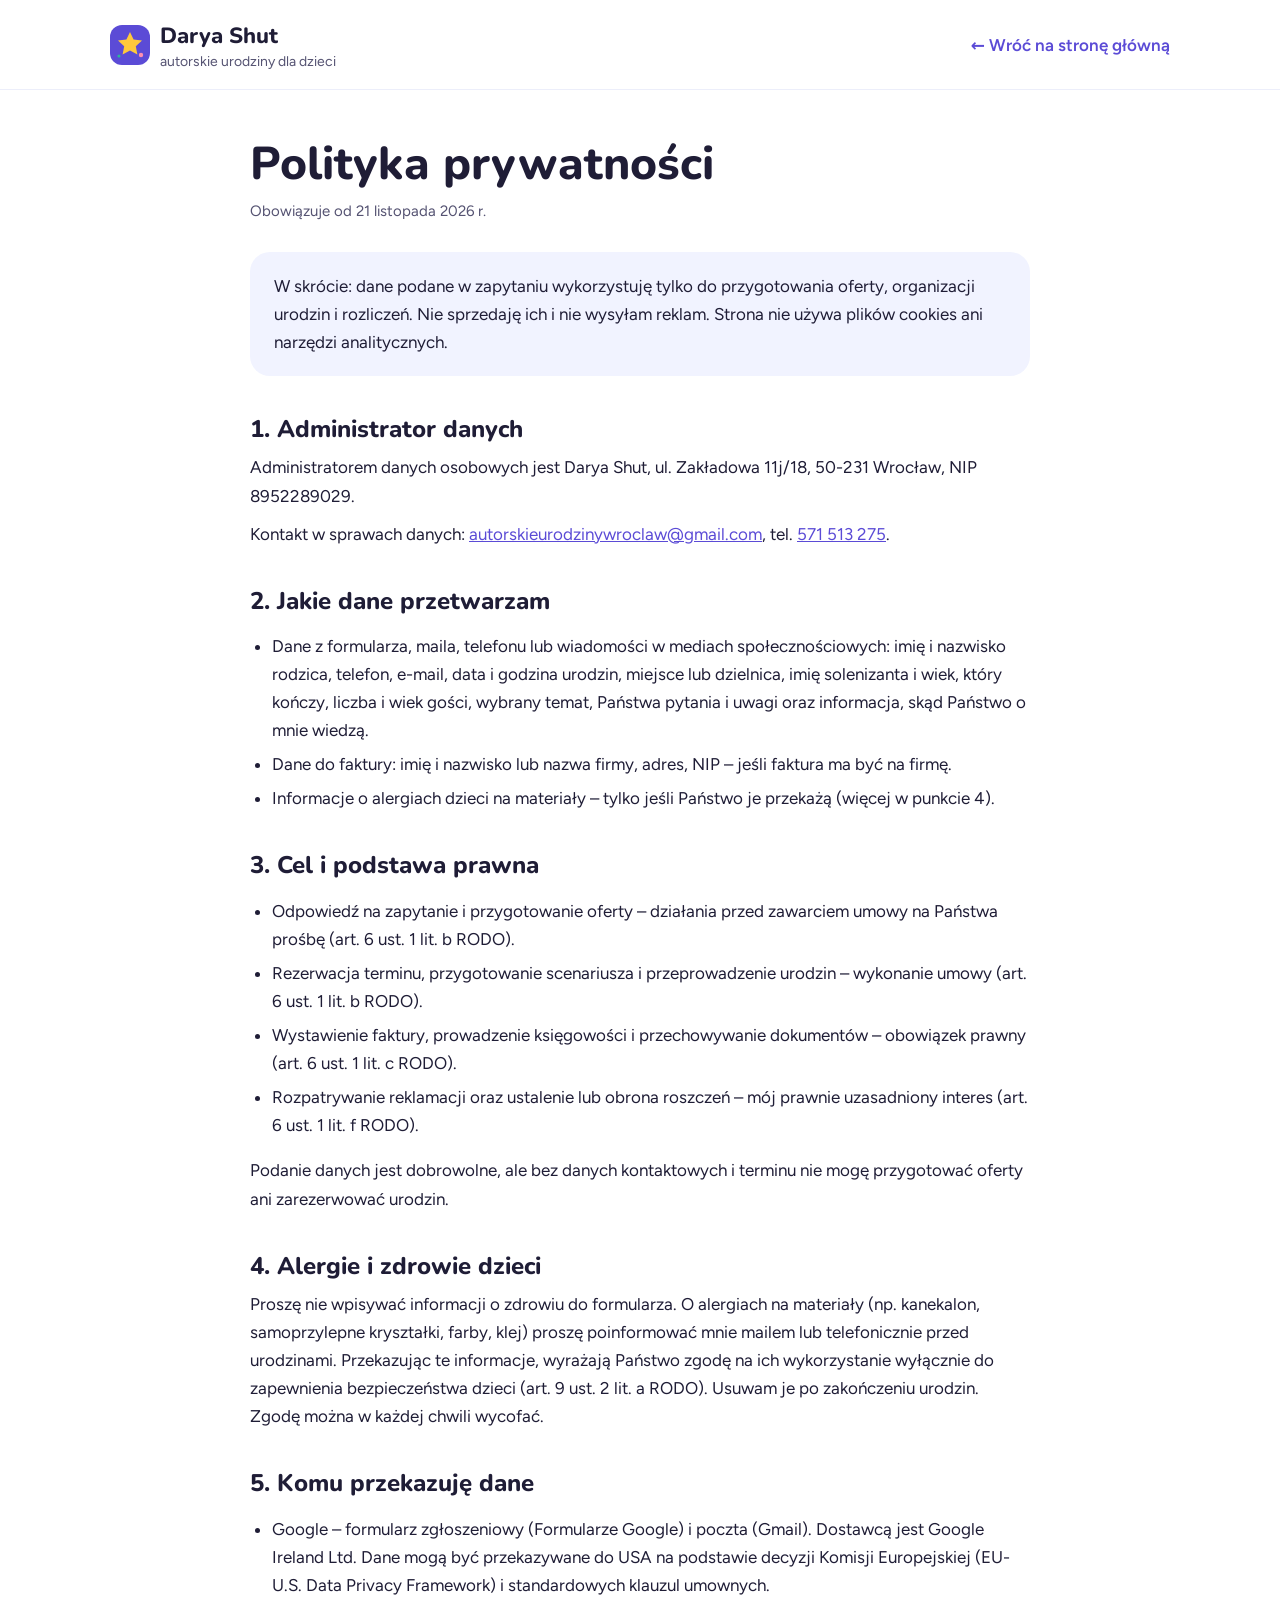
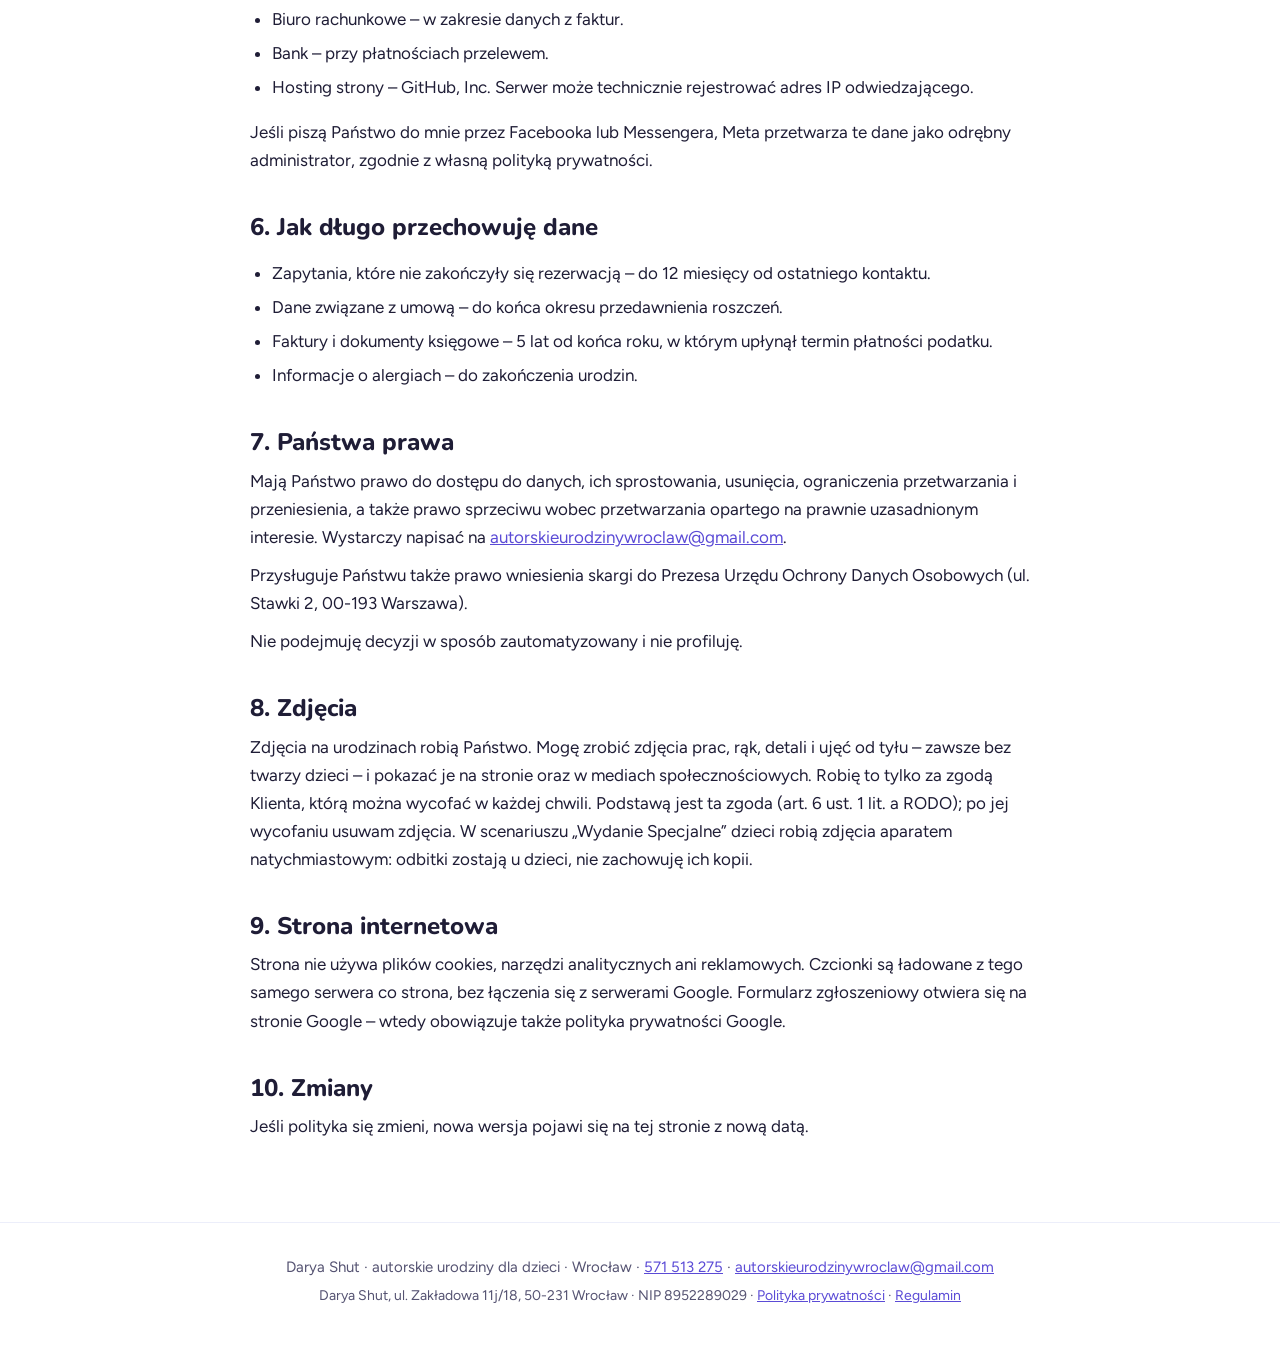
<file: polityka-prywatnosci.html>
<!doctype html>
<html lang="pl">
<head>
<meta charset="utf-8">
<meta name="viewport" content="width=device-width, initial-scale=1">
<title>Polityka prywatności – Darya Shut, autorskie urodziny dla dzieci</title>
<link rel="icon" href="favicon.svg" type="image/svg+xml">
<link rel="stylesheet" href="fonts/fonts.css">
<link rel="stylesheet" href="legal.css">
</head>
<body>
<header class="top">
  <div class="wrap">
    <a class="brand" href="./">
      <svg width="40" height="40" viewBox="0 0 40 40" aria-hidden="true"><rect width="40" height="40" rx="12" fill="#5B4BD6"/><path d="M20 7 L23.6 14.6 L32 15.6 L25.8 21.3 L27.4 29.6 L20 25.5 L12.6 29.6 L14.2 21.3 L8 15.6 L16.4 14.6 Z" fill="#FFC93C"/><circle cx="31" cy="30" r="2.2" fill="#FF8FB1"/><circle cx="9" cy="31" r="1.6" fill="#2BB59A"/></svg>
      <div><b>Darya Shut</b><span>autorskie urodziny dla dzieci</span></div>
    </a>
    <a class="back" href="./">← Wróć na stronę główną</a>
  </div>
</header>

<main>
<div class="wrap">
  <h1>Polityka prywatności</h1>
  <p class="meta">Obowiązuje od 21 listopada 2026 r.</p>

  <div class="box"><p>W skrócie: dane podane w zapytaniu wykorzystuję tylko do przygotowania oferty, organizacji urodzin i rozliczeń. Nie sprzedaję ich i nie wysyłam reklam. Strona nie używa plików cookies ani narzędzi analitycznych.</p></div>

  <h2>1. Administrator danych</h2>
  <p>Administratorem danych osobowych jest Darya Shut, ul. Zakładowa 11j/18, 50-231 Wrocław, NIP 8952289029.</p>
  <p>Kontakt w sprawach danych: <a href="mailto:autorskieurodzinywroclaw@gmail.com">autorskieurodzinywroclaw@gmail.com</a>, tel. <a href="tel:+48571513275">571 513 275</a>.</p>

  <h2>2. Jakie dane przetwarzam</h2>
  <ul>
    <li>Dane z formularza, maila, telefonu lub wiadomości w mediach społecznościowych: imię i nazwisko rodzica, telefon, e-mail, data i godzina urodzin, miejsce lub dzielnica, imię solenizanta i wiek, który kończy, liczba i wiek gości, wybrany temat, Państwa pytania i uwagi oraz informacja, skąd Państwo o mnie wiedzą.</li>
    <li>Dane do faktury: imię i nazwisko lub nazwa firmy, adres, NIP – jeśli faktura ma być na firmę.</li>
    <li>Informacje o alergiach dzieci na materiały – tylko jeśli Państwo je przekażą (więcej w punkcie 4).</li>
  </ul>

  <h2>3. Cel i podstawa prawna</h2>
  <ul>
    <li>Odpowiedź na zapytanie i przygotowanie oferty – działania przed zawarciem umowy na Państwa prośbę (art. 6 ust. 1 lit. b RODO).</li>
    <li>Rezerwacja terminu, przygotowanie scenariusza i przeprowadzenie urodzin – wykonanie umowy (art. 6 ust. 1 lit. b RODO).</li>
    <li>Wystawienie faktury, prowadzenie księgowości i przechowywanie dokumentów – obowiązek prawny (art. 6 ust. 1 lit. c RODO).</li>
    <li>Rozpatrywanie reklamacji oraz ustalenie lub obrona roszczeń – mój prawnie uzasadniony interes (art. 6 ust. 1 lit. f RODO).</li>
  </ul>
  <p>Podanie danych jest dobrowolne, ale bez danych kontaktowych i terminu nie mogę przygotować oferty ani zarezerwować urodzin.</p>

  <h2>4. Alergie i zdrowie dzieci</h2>
  <p>Proszę nie wpisywać informacji o zdrowiu do formularza. O alergiach na materiały (np. kanekalon, samoprzylepne kryształki, farby, klej) proszę poinformować mnie mailem lub telefonicznie przed urodzinami. Przekazując te informacje, wyrażają Państwo zgodę na ich wykorzystanie wyłącznie do zapewnienia bezpieczeństwa dzieci (art. 9 ust. 2 lit. a RODO). Usuwam je po zakończeniu urodzin. Zgodę można w każdej chwili wycofać.</p>

  <h2>5. Komu przekazuję dane</h2>
  <ul>
    <li>Google – formularz zgłoszeniowy (Formularze Google) i poczta (Gmail). Dostawcą jest Google Ireland Ltd. Dane mogą być przekazywane do USA na podstawie decyzji Komisji Europejskiej (EU-U.S. Data Privacy Framework) i standardowych klauzul umownych.</li>
    <li>Biuro rachunkowe – w zakresie danych z faktur.</li>
    <li>Bank – przy płatnościach przelewem.</li>
    <li>Hosting strony – GitHub, Inc. Serwer może technicznie rejestrować adres IP odwiedzającego.</li>
  </ul>
  <p>Jeśli piszą Państwo do mnie przez Facebooka lub Messengera, Meta przetwarza te dane jako odrębny administrator, zgodnie z własną polityką prywatności.</p>

  <h2>6. Jak długo przechowuję dane</h2>
  <ul>
    <li>Zapytania, które nie zakończyły się rezerwacją – do 12 miesięcy od ostatniego kontaktu.</li>
    <li>Dane związane z umową – do końca okresu przedawnienia roszczeń.</li>
    <li>Faktury i dokumenty księgowe – 5 lat od końca roku, w którym upłynął termin płatności podatku.</li>
    <li>Informacje o alergiach – do zakończenia urodzin.</li>
  </ul>

  <h2>7. Państwa prawa</h2>
  <p>Mają Państwo prawo do dostępu do danych, ich sprostowania, usunięcia, ograniczenia przetwarzania i przeniesienia, a także prawo sprzeciwu wobec przetwarzania opartego na prawnie uzasadnionym interesie. Wystarczy napisać na <a href="mailto:autorskieurodzinywroclaw@gmail.com">autorskieurodzinywroclaw@gmail.com</a>.</p>
  <p>Przysługuje Państwu także prawo wniesienia skargi do Prezesa Urzędu Ochrony Danych Osobowych (ul. Stawki 2, 00-193 Warszawa).</p>
  <p>Nie podejmuję decyzji w sposób zautomatyzowany i nie profiluję.</p>

  <h2>8. Zdjęcia</h2>
  <p>Zdjęcia na urodzinach robią Państwo. Mogę zrobić zdjęcia prac, rąk, detali i ujęć od tyłu – zawsze bez twarzy dzieci – i pokazać je na stronie oraz w mediach społecznościowych. Robię to tylko za zgodą Klienta, którą można wycofać w każdej chwili. Podstawą jest ta zgoda (art. 6 ust. 1 lit. a RODO); po jej wycofaniu usuwam zdjęcia. W scenariuszu „Wydanie Specjalne” dzieci robią zdjęcia aparatem natychmiastowym: odbitki zostają u dzieci, nie zachowuję ich kopii.</p>

  <h2>9. Strona internetowa</h2>
  <p>Strona nie używa plików cookies, narzędzi analitycznych ani reklamowych. Czcionki są ładowane z tego samego serwera co strona, bez łączenia się z serwerami Google. Formularz zgłoszeniowy otwiera się na stronie Google – wtedy obowiązuje także polityka prywatności Google.</p>

  <h2>10. Zmiany</h2>
  <p>Jeśli polityka się zmieni, nowa wersja pojawi się na tej stronie z nową datą.</p>
</div>
</main>

<footer>
  <div class="wrap">
    <p>Darya Shut · autorskie urodziny dla dzieci · Wrocław · <a href="tel:+48571513275">571 513 275</a> · <a href="mailto:autorskieurodzinywroclaw@gmail.com">autorskieurodzinywroclaw@gmail.com</a></p>
    <p class="legal">Darya Shut, ul. Zakładowa 11j/18, 50-231 Wrocław · NIP 8952289029 · <a href="polityka-prywatnosci.html">Polityka prywatności</a> · <a href="regulamin.html">Regulamin</a></p>
  </div>
</footer>
</body>
</html>
</file>
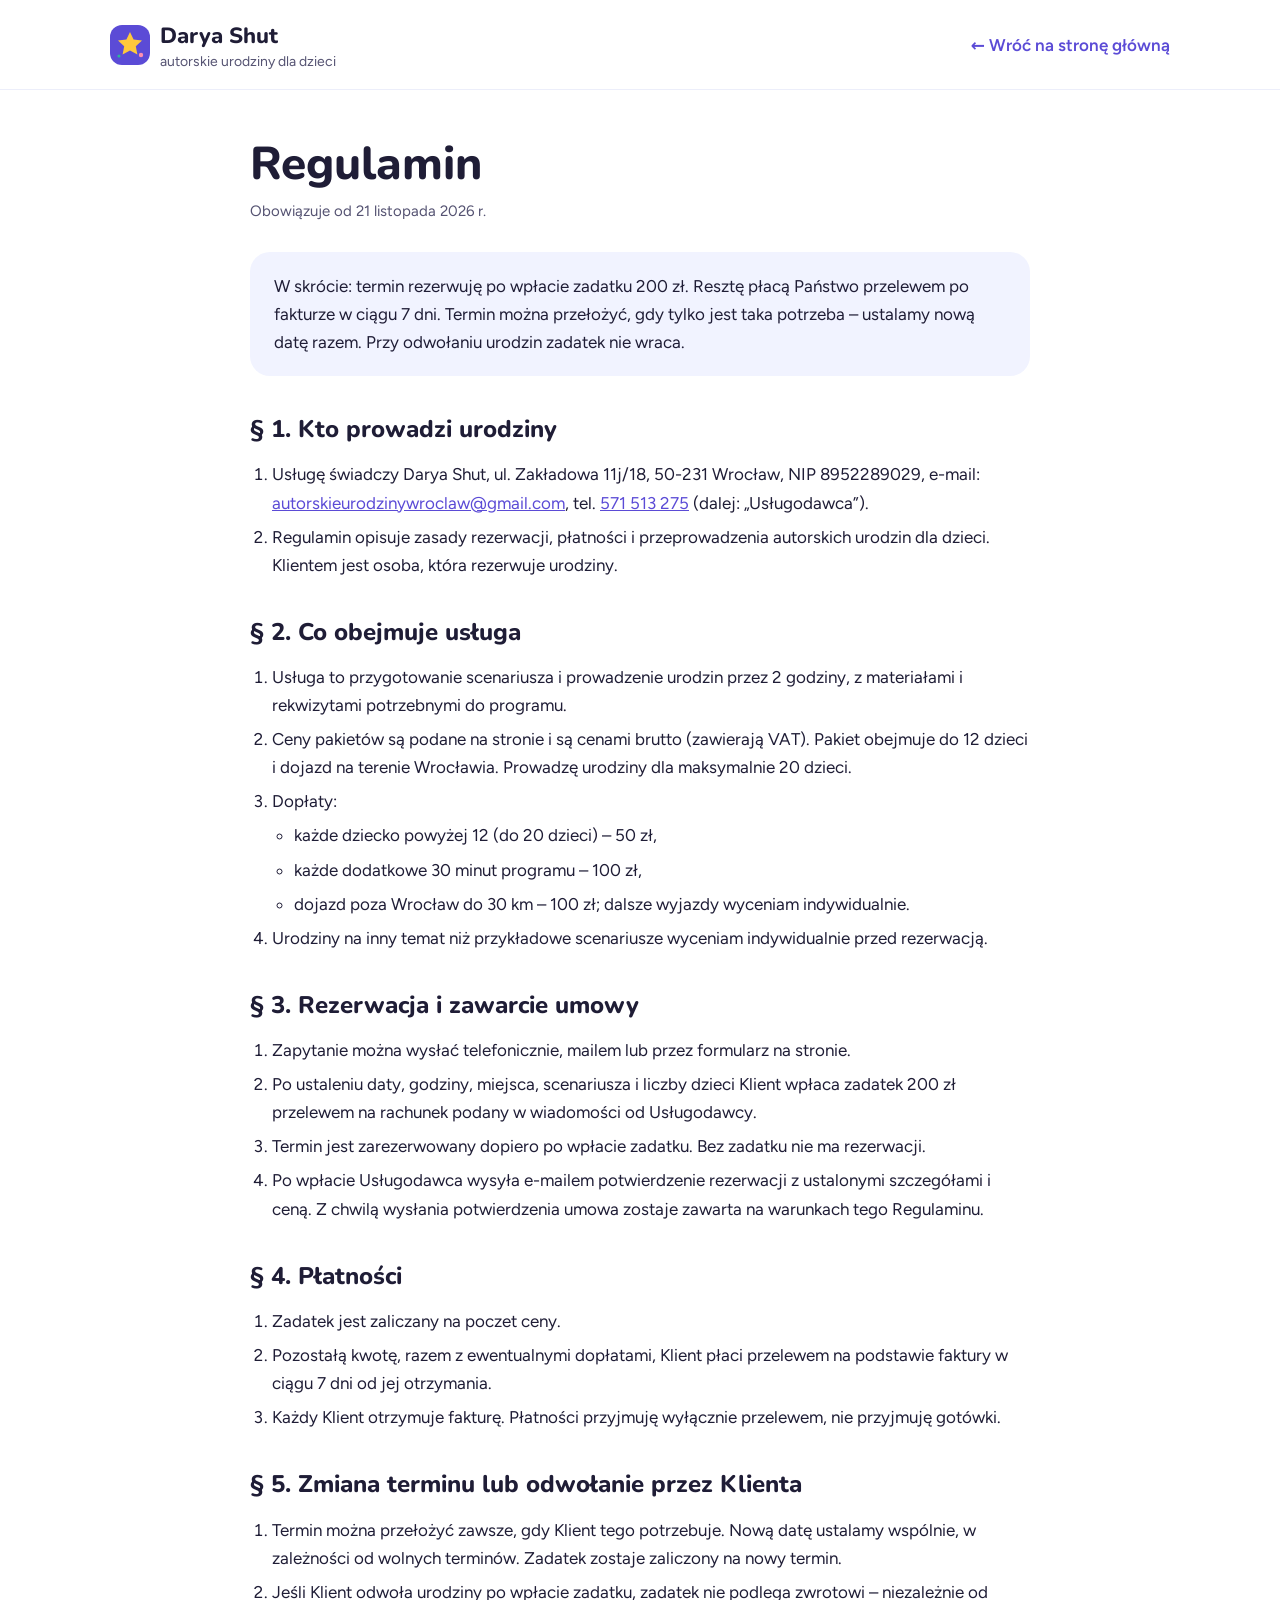
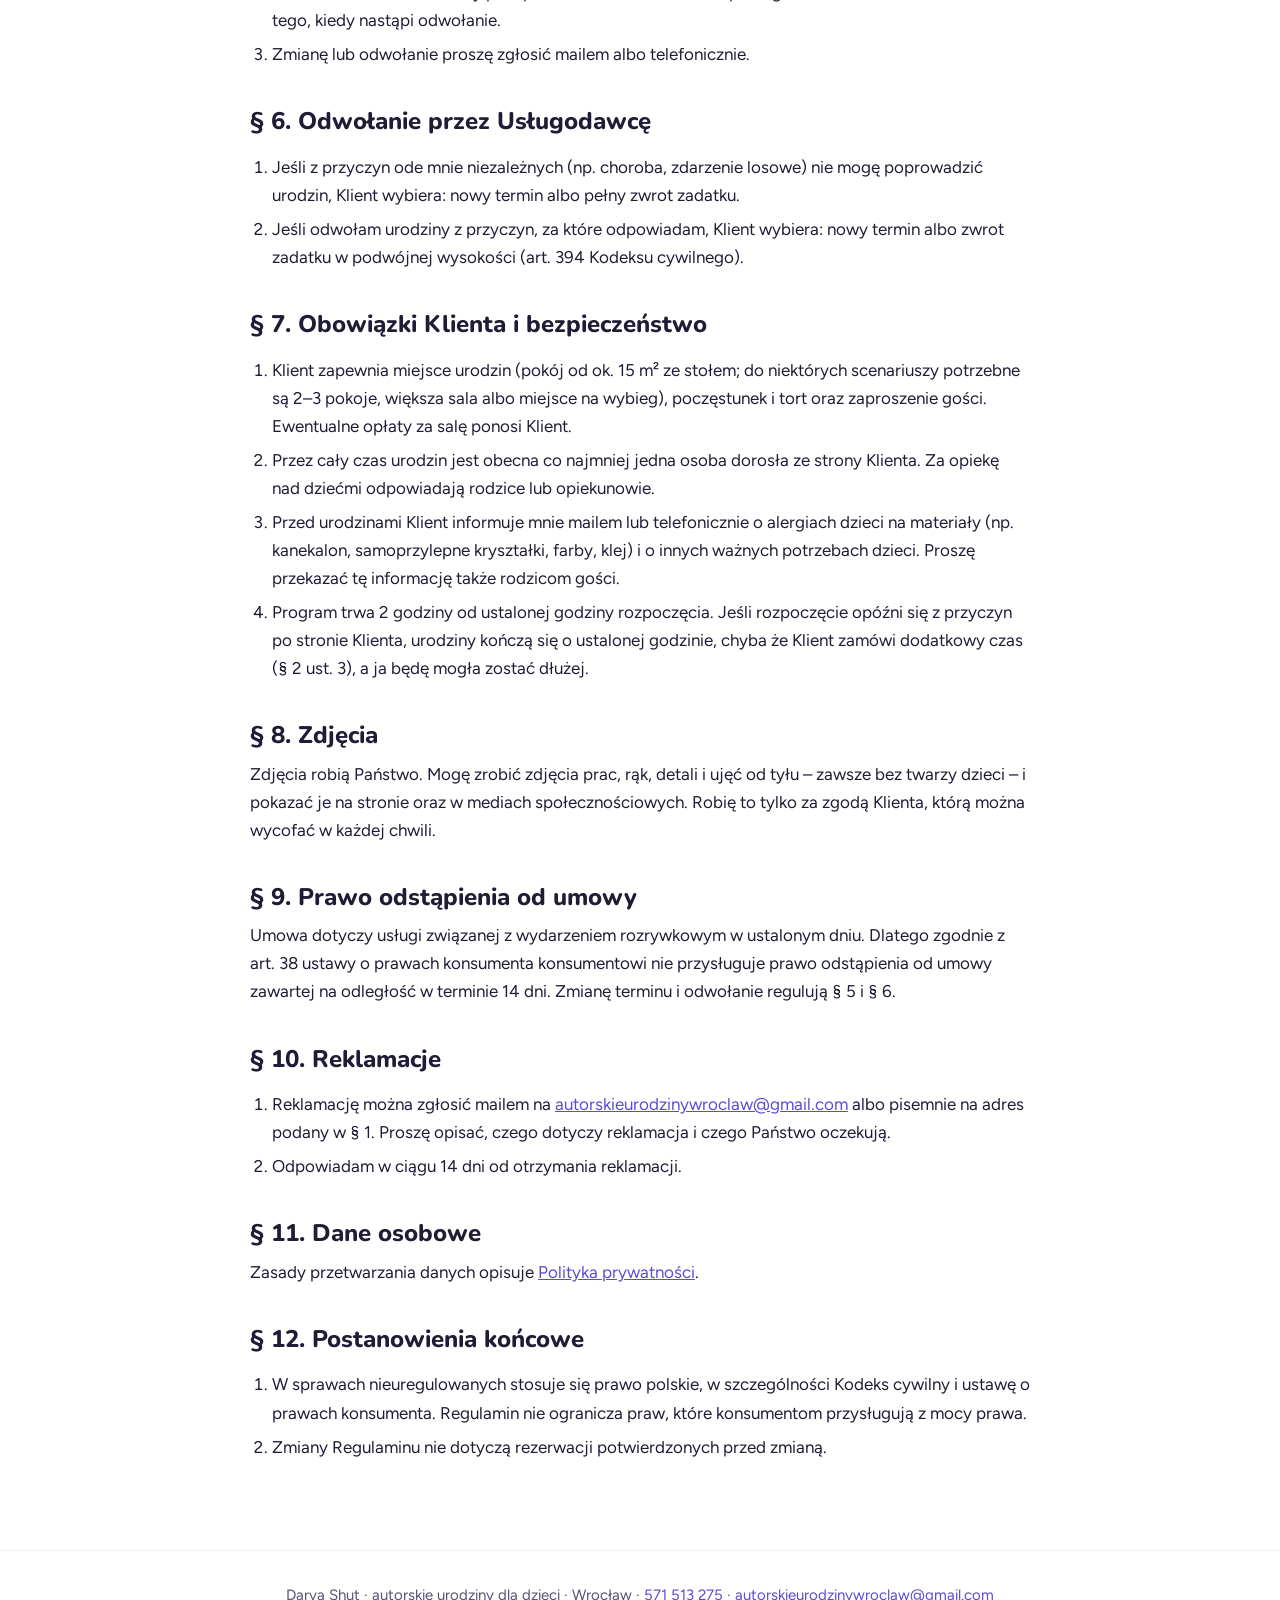
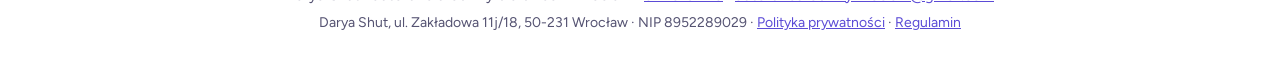
<file: regulamin.html>
<!doctype html>
<html lang="pl">
<head>
<meta charset="utf-8">
<meta name="viewport" content="width=device-width, initial-scale=1">
<title>Regulamin – Darya Shut, autorskie urodziny dla dzieci</title>
<link rel="icon" href="favicon.svg" type="image/svg+xml">
<link rel="stylesheet" href="fonts/fonts.css">
<link rel="stylesheet" href="legal.css">
</head>
<body>
<header class="top">
  <div class="wrap">
    <a class="brand" href="./">
      <svg width="40" height="40" viewBox="0 0 40 40" aria-hidden="true"><rect width="40" height="40" rx="12" fill="#5B4BD6"/><path d="M20 7 L23.6 14.6 L32 15.6 L25.8 21.3 L27.4 29.6 L20 25.5 L12.6 29.6 L14.2 21.3 L8 15.6 L16.4 14.6 Z" fill="#FFC93C"/><circle cx="31" cy="30" r="2.2" fill="#FF8FB1"/><circle cx="9" cy="31" r="1.6" fill="#2BB59A"/></svg>
      <div><b>Darya Shut</b><span>autorskie urodziny dla dzieci</span></div>
    </a>
    <a class="back" href="./">← Wróć na stronę główną</a>
  </div>
</header>

<main>
<div class="wrap">
  <h1>Regulamin</h1>
  <p class="meta">Obowiązuje od 21 listopada 2026 r.</p>

  <div class="box"><p>W skrócie: termin rezerwuję po wpłacie zadatku 200 zł. Resztę płacą Państwo przelewem po fakturze w ciągu 7 dni. Termin można przełożyć, gdy tylko jest taka potrzeba – ustalamy nową datę razem. Przy odwołaniu urodzin zadatek nie wraca.</p></div>

  <h2>§ 1. Kto prowadzi urodziny</h2>
  <ol>
    <li>Usługę świadczy Darya Shut, ul. Zakładowa 11j/18, 50-231 Wrocław, NIP 8952289029, e-mail: <a href="mailto:autorskieurodzinywroclaw@gmail.com">autorskieurodzinywroclaw@gmail.com</a>, tel. <a href="tel:+48571513275">571 513 275</a> (dalej: „Usługodawca”).</li>
    <li>Regulamin opisuje zasady rezerwacji, płatności i przeprowadzenia autorskich urodzin dla dzieci. Klientem jest osoba, która rezerwuje urodziny.</li>
  </ol>

  <h2>§ 2. Co obejmuje usługa</h2>
  <ol>
    <li>Usługa to przygotowanie scenariusza i prowadzenie urodzin przez 2 godziny, z materiałami i rekwizytami potrzebnymi do programu.</li>
    <li>Ceny pakietów są podane na stronie i są cenami brutto (zawierają VAT). Pakiet obejmuje do 12 dzieci i dojazd na terenie Wrocławia. Prowadzę urodziny dla maksymalnie 20 dzieci.</li>
    <li>Dopłaty:
      <ul>
        <li>każde dziecko powyżej 12 (do 20 dzieci) – 50 zł,</li>
        <li>każde dodatkowe 30 minut programu – 100 zł,</li>
        <li>dojazd poza Wrocław do 30 km – 100 zł; dalsze wyjazdy wyceniam indywidualnie.</li>
      </ul>
    </li>
    <li>Urodziny na inny temat niż przykładowe scenariusze wyceniam indywidualnie przed rezerwacją.</li>
  </ol>

  <h2>§ 3. Rezerwacja i zawarcie umowy</h2>
  <ol>
    <li>Zapytanie można wysłać telefonicznie, mailem lub przez formularz na stronie.</li>
    <li>Po ustaleniu daty, godziny, miejsca, scenariusza i liczby dzieci Klient wpłaca zadatek 200 zł przelewem na rachunek podany w wiadomości od Usługodawcy.</li>
    <li>Termin jest zarezerwowany dopiero po wpłacie zadatku. Bez zadatku nie ma rezerwacji.</li>
    <li>Po wpłacie Usługodawca wysyła e-mailem potwierdzenie rezerwacji z ustalonymi szczegółami i ceną. Z chwilą wysłania potwierdzenia umowa zostaje zawarta na warunkach tego Regulaminu.</li>
  </ol>

  <h2>§ 4. Płatności</h2>
  <ol>
    <li>Zadatek jest zaliczany na poczet ceny.</li>
    <li>Pozostałą kwotę, razem z ewentualnymi dopłatami, Klient płaci przelewem na podstawie faktury w ciągu 7 dni od jej otrzymania.</li>
    <li>Każdy Klient otrzymuje fakturę. Płatności przyjmuję wyłącznie przelewem, nie przyjmuję gotówki.</li>
  </ol>

  <h2>§ 5. Zmiana terminu lub odwołanie przez Klienta</h2>
  <ol>
    <li>Termin można przełożyć zawsze, gdy Klient tego potrzebuje. Nową datę ustalamy wspólnie, w zależności od wolnych terminów. Zadatek zostaje zaliczony na nowy termin.</li>
    <li>Jeśli Klient odwoła urodziny po wpłacie zadatku, zadatek nie podlega zwrotowi – niezależnie od tego, kiedy nastąpi odwołanie.</li>
    <li>Zmianę lub odwołanie proszę zgłosić mailem albo telefonicznie.</li>
  </ol>

  <h2>§ 6. Odwołanie przez Usługodawcę</h2>
  <ol>
    <li>Jeśli z przyczyn ode mnie niezależnych (np. choroba, zdarzenie losowe) nie mogę poprowadzić urodzin, Klient wybiera: nowy termin albo pełny zwrot zadatku.</li>
    <li>Jeśli odwołam urodziny z przyczyn, za które odpowiadam, Klient wybiera: nowy termin albo zwrot zadatku w podwójnej wysokości (art. 394 Kodeksu cywilnego).</li>
  </ol>

  <h2>§ 7. Obowiązki Klienta i bezpieczeństwo</h2>
  <ol>
    <li>Klient zapewnia miejsce urodzin (pokój od ok. 15 m² ze stołem; do niektórych scenariuszy potrzebne są 2–3 pokoje, większa sala albo miejsce na wybieg), poczęstunek i tort oraz zaproszenie gości. Ewentualne opłaty za salę ponosi Klient.</li>
    <li>Przez cały czas urodzin jest obecna co najmniej jedna osoba dorosła ze strony Klienta. Za opiekę nad dziećmi odpowiadają rodzice lub opiekunowie.</li>
    <li>Przed urodzinami Klient informuje mnie mailem lub telefonicznie o alergiach dzieci na materiały (np. kanekalon, samoprzylepne kryształki, farby, klej) i o innych ważnych potrzebach dzieci. Proszę przekazać tę informację także rodzicom gości.</li>
    <li>Program trwa 2 godziny od ustalonej godziny rozpoczęcia. Jeśli rozpoczęcie opóźni się z przyczyn po stronie Klienta, urodziny kończą się o ustalonej godzinie, chyba że Klient zamówi dodatkowy czas (§ 2 ust. 3), a ja będę mogła zostać dłużej.</li>
  </ol>

  <h2>§ 8. Zdjęcia</h2>
  <p>Zdjęcia robią Państwo. Mogę zrobić zdjęcia prac, rąk, detali i ujęć od tyłu – zawsze bez twarzy dzieci – i pokazać je na stronie oraz w mediach społecznościowych. Robię to tylko za zgodą Klienta, którą można wycofać w każdej chwili.</p>

  <h2>§ 9. Prawo odstąpienia od umowy</h2>
  <p>Umowa dotyczy usługi związanej z wydarzeniem rozrywkowym w ustalonym dniu. Dlatego zgodnie z art. 38 ustawy o prawach konsumenta konsumentowi nie przysługuje prawo odstąpienia od umowy zawartej na odległość w terminie 14 dni. Zmianę terminu i odwołanie regulują § 5 i § 6.</p>

  <h2>§ 10. Reklamacje</h2>
  <ol>
    <li>Reklamację można zgłosić mailem na <a href="mailto:autorskieurodzinywroclaw@gmail.com">autorskieurodzinywroclaw@gmail.com</a> albo pisemnie na adres podany w § 1. Proszę opisać, czego dotyczy reklamacja i czego Państwo oczekują.</li>
    <li>Odpowiadam w ciągu 14 dni od otrzymania reklamacji.</li>
  </ol>

  <h2>§ 11. Dane osobowe</h2>
  <p>Zasady przetwarzania danych opisuje <a href="polityka-prywatnosci.html">Polityka prywatności</a>.</p>

  <h2>§ 12. Postanowienia końcowe</h2>
  <ol>
    <li>W sprawach nieuregulowanych stosuje się prawo polskie, w szczególności Kodeks cywilny i ustawę o prawach konsumenta. Regulamin nie ogranicza praw, które konsumentom przysługują z mocy prawa.</li>
    <li>Zmiany Regulaminu nie dotyczą rezerwacji potwierdzonych przed zmianą.</li>
  </ol>
</div>
</main>

<footer>
  <div class="wrap">
    <p>Darya Shut · autorskie urodziny dla dzieci · Wrocław · <a href="tel:+48571513275">571 513 275</a> · <a href="mailto:autorskieurodzinywroclaw@gmail.com">autorskieurodzinywroclaw@gmail.com</a></p>
    <p class="legal">Darya Shut, ul. Zakładowa 11j/18, 50-231 Wrocław · NIP 8952289029 · <a href="polityka-prywatnosci.html">Polityka prywatności</a> · <a href="regulamin.html">Regulamin</a></p>
  </div>
</footer>
</body>
</html>
</file>
<file: fonts/fonts.css>
/* Fonty hostowane lokalnie (SIL Open Font License 1.1, patrz pliki OFL-*.txt). Bez połączeń z serwerami Google. */
/* nunito-latin-ext-800-normal */
@font-face {
  font-family: 'Nunito';
  font-style: normal;
  font-display: swap;
  font-weight: 800;
  src: url(nunito-latin-ext-800-normal.woff2) format('woff2');
  unicode-range: U+0100-02BA,U+02BD-02C5,U+02C7-02CC,U+02CE-02D7,U+02DD-02FF,U+0304,U+0308,U+0329,U+1D00-1DBF,U+1E00-1E9F,U+1EF2-1EFF,U+2020,U+20A0-20AB,U+20AD-20C0,U+2113,U+2C60-2C7F,U+A720-A7FF;
}
/* nunito-latin-800-normal */
@font-face {
  font-family: 'Nunito';
  font-style: normal;
  font-display: swap;
  font-weight: 800;
  src: url(nunito-latin-800-normal.woff2) format('woff2');
  unicode-range: U+0000-00FF,U+0131,U+0152-0153,U+02BB-02BC,U+02C6,U+02DA,U+02DC,U+0304,U+0308,U+0329,U+2000-206F,U+20AC,U+2122,U+2191,U+2193,U+2212,U+2215,U+FEFF,U+FFFD;
}
/* nunito-latin-ext-900-normal */
@font-face {
  font-family: 'Nunito';
  font-style: normal;
  font-display: swap;
  font-weight: 900;
  src: url(nunito-latin-ext-900-normal.woff2) format('woff2');
  unicode-range: U+0100-02BA,U+02BD-02C5,U+02C7-02CC,U+02CE-02D7,U+02DD-02FF,U+0304,U+0308,U+0329,U+1D00-1DBF,U+1E00-1E9F,U+1EF2-1EFF,U+2020,U+20A0-20AB,U+20AD-20C0,U+2113,U+2C60-2C7F,U+A720-A7FF;
}
/* nunito-latin-900-normal */
@font-face {
  font-family: 'Nunito';
  font-style: normal;
  font-display: swap;
  font-weight: 900;
  src: url(nunito-latin-900-normal.woff2) format('woff2');
  unicode-range: U+0000-00FF,U+0131,U+0152-0153,U+02BB-02BC,U+02C6,U+02DA,U+02DC,U+0304,U+0308,U+0329,U+2000-206F,U+20AC,U+2122,U+2191,U+2193,U+2212,U+2215,U+FEFF,U+FFFD;
}
/* figtree-latin-ext-400-normal */
@font-face {
  font-family: 'Figtree';
  font-style: normal;
  font-display: swap;
  font-weight: 400;
  src: url(figtree-latin-ext-400-normal.woff2) format('woff2');
  unicode-range: U+0100-02BA,U+02BD-02C5,U+02C7-02CC,U+02CE-02D7,U+02DD-02FF,U+0304,U+0308,U+0329,U+1D00-1DBF,U+1E00-1E9F,U+1EF2-1EFF,U+2020,U+20A0-20AB,U+20AD-20C0,U+2113,U+2C60-2C7F,U+A720-A7FF;
}
/* figtree-latin-400-normal */
@font-face {
  font-family: 'Figtree';
  font-style: normal;
  font-display: swap;
  font-weight: 400;
  src: url(figtree-latin-400-normal.woff2) format('woff2');
  unicode-range: U+0000-00FF,U+0131,U+0152-0153,U+02BB-02BC,U+02C6,U+02DA,U+02DC,U+0304,U+0308,U+0329,U+2000-206F,U+20AC,U+2122,U+2191,U+2193,U+2212,U+2215,U+FEFF,U+FFFD;
}
/* figtree-latin-ext-600-normal */
@font-face {
  font-family: 'Figtree';
  font-style: normal;
  font-display: swap;
  font-weight: 600;
  src: url(figtree-latin-ext-600-normal.woff2) format('woff2');
  unicode-range: U+0100-02BA,U+02BD-02C5,U+02C7-02CC,U+02CE-02D7,U+02DD-02FF,U+0304,U+0308,U+0329,U+1D00-1DBF,U+1E00-1E9F,U+1EF2-1EFF,U+2020,U+20A0-20AB,U+20AD-20C0,U+2113,U+2C60-2C7F,U+A720-A7FF;
}
/* figtree-latin-600-normal */
@font-face {
  font-family: 'Figtree';
  font-style: normal;
  font-display: swap;
  font-weight: 600;
  src: url(figtree-latin-600-normal.woff2) format('woff2');
  unicode-range: U+0000-00FF,U+0131,U+0152-0153,U+02BB-02BC,U+02C6,U+02DA,U+02DC,U+0304,U+0308,U+0329,U+2000-206F,U+20AC,U+2122,U+2191,U+2193,U+2212,U+2215,U+FEFF,U+FFFD;
}
/* figtree-latin-ext-700-normal */
@font-face {
  font-family: 'Figtree';
  font-style: normal;
  font-display: swap;
  font-weight: 700;
  src: url(figtree-latin-ext-700-normal.woff2) format('woff2');
  unicode-range: U+0100-02BA,U+02BD-02C5,U+02C7-02CC,U+02CE-02D7,U+02DD-02FF,U+0304,U+0308,U+0329,U+1D00-1DBF,U+1E00-1E9F,U+1EF2-1EFF,U+2020,U+20A0-20AB,U+20AD-20C0,U+2113,U+2C60-2C7F,U+A720-A7FF;
}
/* figtree-latin-700-normal */
@font-face {
  font-family: 'Figtree';
  font-style: normal;
  font-display: swap;
  font-weight: 700;
  src: url(figtree-latin-700-normal.woff2) format('woff2');
  unicode-range: U+0000-00FF,U+0131,U+0152-0153,U+02BB-02BC,U+02C6,U+02DA,U+02DC,U+0304,U+0308,U+0329,U+2000-206F,U+20AC,U+2122,U+2191,U+2193,U+2212,U+2215,U+FEFF,U+FFFD;
}
</file>
<file: legal.css>
:root{--ink:#1F1D36;--muted:#555372;--tint:#F1F3FF;--violet:#5B4BD6;--violet-dark:#4636B8;--orange:#FF7A45}
*{box-sizing:border-box}
body{margin:0;background:#fff;color:var(--ink);font-family:'Figtree',system-ui,sans-serif;font-size:17px;line-height:1.65}
a{color:var(--violet)}
a:hover{color:var(--violet-dark)}
:focus-visible{outline:3px solid var(--orange);outline-offset:3px}
.wrap{max-width:820px;margin:0 auto;padding:0 20px}
header.top{padding:18px 0;border-bottom:1px solid #ECEEFA}
header.top .wrap{max-width:1100px;display:flex;align-items:center;justify-content:space-between;gap:16px;flex-wrap:wrap}
.brand{display:flex;align-items:center;gap:10px;text-decoration:none;color:var(--ink)}
.brand b{font-family:'Nunito',sans-serif;font-weight:800;font-size:22px}
.brand span{font-size:14px;color:var(--muted);display:block;line-height:1.2}
.back{font-weight:600;text-decoration:none}
main{padding:48px 0 72px}
h1,h2{font-family:'Nunito',system-ui,sans-serif;font-weight:800;line-height:1.15}
h1{font-size:clamp(34px,5vw,46px);margin:0 0 8px}
h2{font-size:24px;margin:40px 0 10px}
.meta{color:var(--muted);font-size:15px;margin:0 0 28px}
.box{background:var(--tint);border-radius:20px;padding:20px 24px}
.box p{margin:0}
ol,ul{padding-left:22px}
li{margin:6px 0}
p{margin:10px 0}
footer{padding:28px 0 44px;text-align:center;color:var(--muted);font-size:15px;border-top:1px solid #ECEEFA}
footer p{margin:4px 0}
footer .legal{font-size:14px}
</file>
